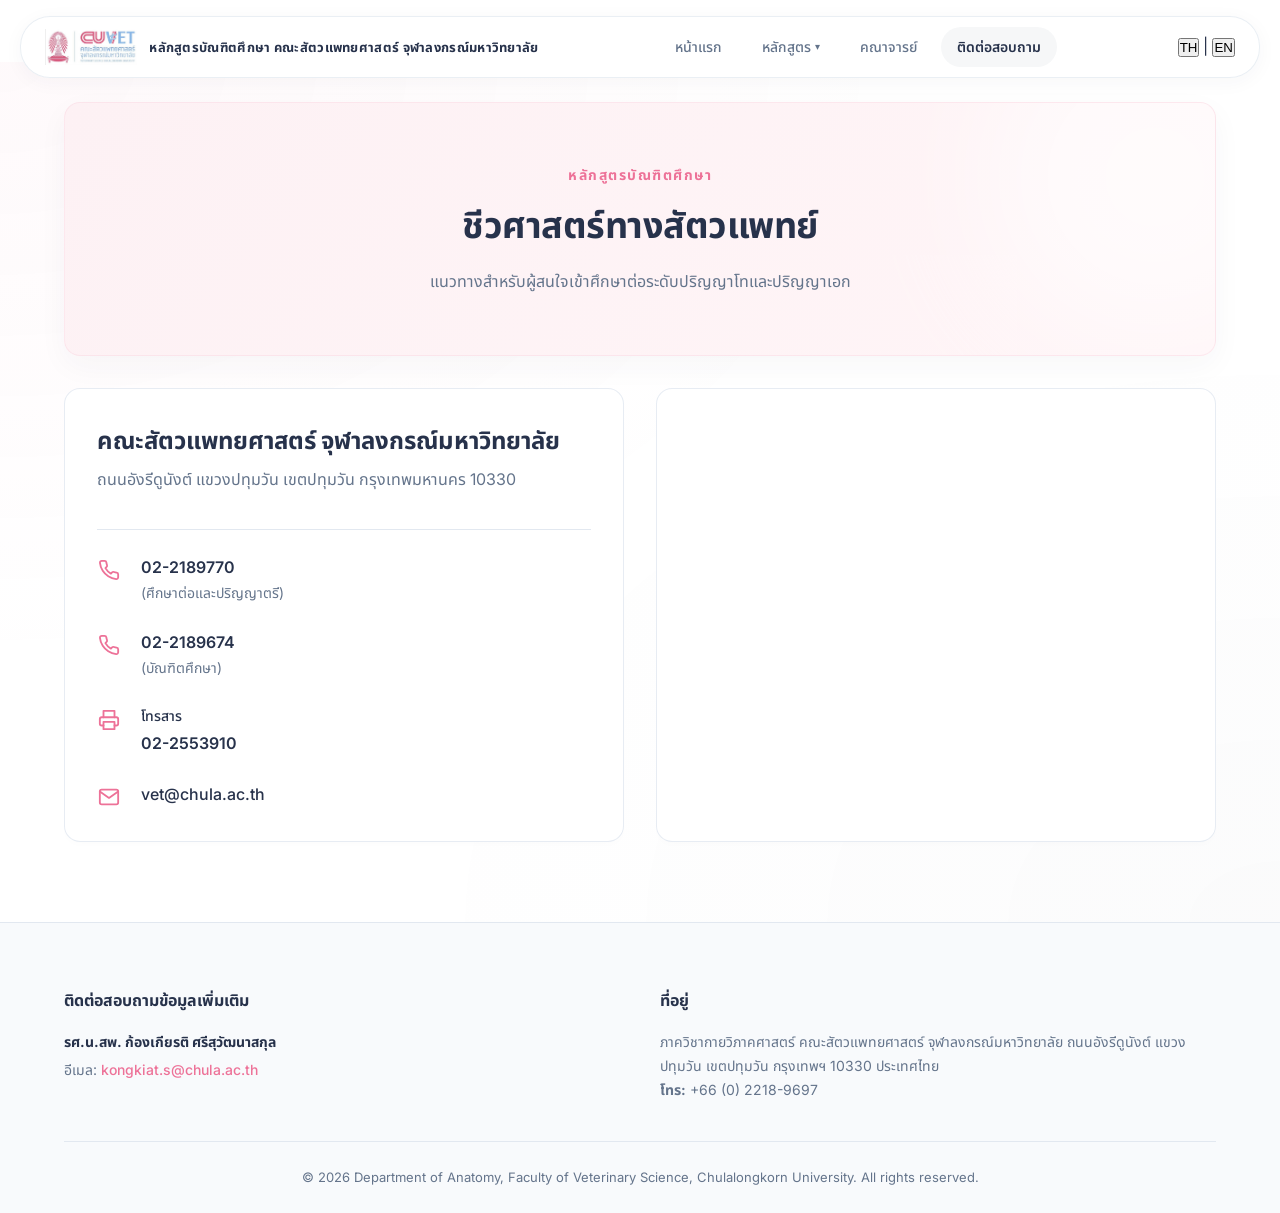
<file: contact.html>
<!DOCTYPE html>
<html lang="th">
<head>
    <meta charset="UTF-8">
    <meta name="viewport" content="width=device-width, initial-scale=1.0">
    <title>ติดต่อสอบถาม | Contact Us - Veterinary Biosciences</title>
    
    <link rel="preconnect" href="https://fonts.googleapis.com">
    <link rel="preconnect" href="https://fonts.gstatic.com" crossorigin>
    <link href="https://fonts.googleapis.com/css2?family=Inter:wght@300;400;500;600;700&family=Noto+Sans+Thai:wght@300;400;500;600;700&display=swap" rel="stylesheet">
    
    <link rel="stylesheet" href="assets/css/custom.css">
    
    <style>
        .contact-grid {
            display: grid;
            grid-template-columns: 1fr 1fr;
            gap: 32px;
            margin-top: 24px;
        }
        .contact-info-card {
            display: flex;
            flex-direction: column;
            gap: 24px;
        }
        .contact-title-main {
            font-size: 24px;
            font-weight: 700;
            color: var(--text-main);
            margin-bottom: 4px;
        }
        .contact-address-text {
            font-size: 16px;
            color: var(--text-muted);
            margin-bottom: 12px;
        }
        .contact-item-row {
            display: flex;
            align-items: flex-start;
            gap: 20px;
        }
        .contact-icon-box {
            width: 24px;
            height: 24px;
            display: flex;
            align-items: center;
            justify-content: center;
            flex-shrink: 0;
            margin-top: 4px;
        }
        .contact-icon-box svg {
            width: 22px;
            height: 22px;
            fill: none;
            stroke: var(--primary-pink);
            stroke-width: 2;
            stroke-linecap: round;
            stroke-linejoin: round;
        }
        .contact-text-group {
            display: flex;
            flex-direction: column;
        }
        .contact-text-num {
            font-size: 16px;
            font-weight: 600;
            color: var(--text-main);
        }
        .contact-text-label {
            font-size: 14px;
            color: var(--text-muted);
        }
        .contact-text-email a {
            font-size: 16px;
            color: var(--text-main);
            text-decoration: none;
            font-weight: 500;
            transition: var(--transition-smooth);
        }
        .contact-text-email a:hover {
            color: var(--primary-pink);
        }
        .map-container-box {
            padding: 0 !important;
            overflow: hidden;
            min-height: 400px;
            border-radius: var(--card-radius);
            border: 1px solid rgba(226, 232, 240, 0.8);
        }
        .map-container-box iframe {
            width: 100%;
            height: 100%;
            min-height: 400px;
            border: 0;
            display: block;
        }
        @media screen and (max-width: 768px) {
            .contact-grid {
                grid-template-columns: 1fr;
                gap: 24px;
            }
            .map-container-box {
                min-height: 320px;
            }
            .map-container-box iframe {
                min-height: 320px;
            }
        }
    </style>
</head>
<body>

    <nav class="navbar">
        <div class="nav-container">   
            <a href="index.html" class="nav-brand-group">
                <img src="assets/images/logos/cuvet.jpg" alt="Logo" class="nav-main-logo" onerror="this.src='https://placehold.co/100x40/f4f6f9/475569?text=LOGO'">
                <div id="text-top-brand" class="nav-logo-text">หลักสูตรบัณฑิตศึกษา คณะสัตวแพทยศาสตร์</div>
            </a>
            
            <ul class="nav-links">
                <li><a href="index.html" class="nav-item">หน้าแรก</a></li>
                <li class="has-bento-dropdown">
                    <a href="#" class="nav-item">หลักสูตร <span class="arrow-icon">▾</span></a>
                    <div class="bento-dropdown-matrix">
                        <div class="bento-drop-grid">
                            <a href="programs/master.html" class="drop-sub-card">
                                <span class="drop-badge">M.Sc.</span>
                                <h4>วิทยาศาสตรมหาบัณฑิต</h4>
                                <p>สาขาวิชาชีวศาสตร์ทางสัตวแพทย์ (หลักสูตร 2 ปี)</p>
                            </a>
                            <a href="programs/phd.html" class="drop-sub-card phd-theme">
                                <span class="drop-badge">Ph.D.</span>
                                <h4>วิทยาศาสตรดุษฎีบัณฑิต</h4>
                                <p>สาขาวิชาชีวศาสตร์ทางสัตวแพทย์ (หลักสูตร 3 หรือ 5 ปี)</p>
                            </a>
                        </div>
                    </div>
                </li>
                <li><a href="faculty.html" class="nav-item">ข่าวสาร</a></li>
                <li><a href="#" class="nav-item active">ติดต่อสอบถาม</a></li>
            </ul>

            <div class="lang-switcher">
                <button id="btn-th" onclick="changeLang('th')" class="active">TH</button>
                <span>|</span>
                <button id="btn-en" onclick="changeLang('en')">EN</button>
            </div>

            <button class="mobile-nav-toggle" id="mobile-toggle" aria-label="Toggle navigation">
                <span class="hamburger-bar"></span>
                <span class="hamburger-bar"></span>
                <span class="hamburger-bar"></span>
            </button>
        </div>

        <div class="mobile-menu-container" id="mobile-menu">
            <ul class="mobile-nav-links">
                <li><a href="index.html" class="mobile-nav-item">หน้าแรก</a></li>
                <li class="mobile-divider">หลักสูตรที่เปิดสอน</li>
                <li><a href="programs/master.html" class="mobile-drop-card"><span class="m-badge">M.Sc.</span> วิทยาศาสตรมหาบัณฑิต</a></li>
                <li><a href="programs/phd.html" class="mobile-drop-card m-phd-theme"><span class="m-badge">Ph.D.</span> วิทยาศาสตรดุษฎีบัณฑิต</a></li>
                <li class="mobile-divider">เมนูอื่น ๆ</li>
                <li><a href="faculty.html" class="mobile-nav-item">ข่าวสาร</a></li>
                <li><a href="#" class="mobile-nav-item">ติดต่อสอบถาม</a></li>
            </ul>
        </div>
    </nav>

    <main class="main-content">
        <div class="main-container">
            
            <div class="banner-wrapper premium-gradient-banner">
                <div class="banner-content">
                    <span id="banner-sub-text" class="banner-sub">หลักสูตรบัณฑิตศึกษา</span>
                    <h2 id="banner-main-text" class="banner-main">ชีวศาสตร์ทางสัตวแพทย์</h2>
                    <p id="banner-desc-text" class="banner-text-desc">แนวทางสำหรับผู้สนใจเข้าศึกษาต่อระดับปริญญาโทและปริญญาเอก</p>
                </div>
            </div>


            <div class="contact-grid">
                
                <div class="bento-card contact-info-card">
                    <div>
                        <h1 id="c-title" class="contact-title-main">คณะสัตวแพทยศาสตร์ จุฬาลงกรณ์มหาวิทยาลัย</h1>
                        <p id="c-address" class="contact-address-text">ถนนอังรีดูนังต์ แขวงปทุมวัน เขตปทุมวัน กรุงเทพมหานคร 10330</p>
                    </div>

                    <hr class="divider" style="margin: 0;">

                    <div class="contact-item-row">
                        <div class="contact-icon-box">
                            <svg viewBox="0 0 24 24"><path d="M22 16.92v3a2 2 0 0 1-2.18 2 19.79 19.79 0 0 1-8.63-3.07 19.5 19.5 0 0 1-6-6 19.79 19.79 0 0 1-3.07-8.67A2 2 0 0 1 4.11 2h3a2 2 0 0 1 2 1.72 12.84 12.84 0 0 0 .7 2.81 2 2 0 0 1-.45 2.11L8.09 9.91a16 16 0 0 0 6 6l1.27-1.27a2 2 0 0 1 2.11-.45 12.84 12.84 0 0 0 2.81.7A2 2 0 0 1 22 16.92z"></path></svg>
                        </div>
                        <div class="contact-text-group">
                            <span class="contact-text-num">02-2189770</span>
                            <span id="c-lbl-ug" class="contact-text-label">(ศึกษาต่อและปริญญาตรี)</span>
                        </div>
                    </div>

                    <div class="contact-item-row">
                        <div class="contact-icon-box">
                            <svg viewBox="0 0 24 24"><path d="M22 16.92v3a2 2 0 0 1-2.18 2 19.79 19.79 0 0 1-8.63-3.07 19.5 19.5 0 0 1-6-6 19.79 19.79 0 0 1-3.07-8.67A2 2 0 0 1 4.11 2h3a2 2 0 0 1 2 1.72 12.84 12.84 0 0 0 .7 2.81 2 2 0 0 1-.45 2.11L8.09 9.91a16 16 0 0 0 6 6l1.27-1.27a2 2 0 0 1 2.11-.45 12.84 12.84 0 0 0 2.81.7A2 2 0 0 1 22 16.92z"></path></svg>
                        </div>
                        <div class="contact-text-group">
                            <span class="contact-text-num">02-2189674</span>
                            <span id="c-lbl-grad" class="contact-text-label">(บัณฑิตศึกษา)</span>
                        </div>
                    </div>

                    <div class="contact-item-row">
                        <div class="contact-icon-box">
                            <svg viewBox="0 0 24 24"><polyline points="6 9 6 2 18 2 18 9"></polyline><path d="M6 18H4a2 2 0 0 1-2-2v-5a2 2 0 0 1 2-2h16a2 2 0 0 1 2 2v5a2 2 0 0 1-2 2h-2"></path><rect x="6" y="14" width="12" height="8"></rect></svg>
                        </div>
                        <div class="contact-text-group">
                            <span id="c-lbl-fax" class="contact-text-label" style="font-weight: 500; color: var(--text-main); margin-bottom: 2px;">โทรสาร</span>
                            <span class="contact-text-num">02-2553910</span>
                        </div>
                    </div>

                    <div class="contact-item-row">
                        <div class="contact-icon-box">
                            <svg viewBox="0 0 24 24"><path d="M4 4h16c1.1 0 2 .9 2 2v12c0 1.1-.9 2-2 2H4c-1.1 0-2-.9-2-2V6c0-1.1.9-2 2-2z"></path><polyline points="22,6 12,13 2,6"></polyline></svg>
                        </div>
                        <div class="contact-text-group contact-text-email">
                            <a href="mailto:vet@chula.ac.th">vet@chula.ac.th</a>
                        </div>
                    </div>
                </div>

                <div class="bento-card map-container-box">
                    <iframe 
                        src="https://www.google.com/maps/embed?pb=!1m18!1m12!1m3!1d3875.603615714177!2d100.53356389999999!3d13.742431799999999!2m3!1f0!2f0!3f0!3m2!1i1024!2i768!4f13.1!3m3!1m2!1s0x30e29ed3b742bd4b%3A0xda150f2e84e485e3!2z4Lit4Liy4LiE4Liy4LijIDYwIOC4m-C4tSDguKrguLHguJXguKfguYHguJ7guJfguKLguKjguLLguKrguJXguKPguYwg4LiE4LiT4Liw4Liq4Lix4LiV4Lin4LmB4Lie4LiX4Lii4Lio4Liy4Liq4LiV4Lij4LmMIOC4iOC4uOC4rOC4suC4rw!5e0!3m2!1sth!2ssg!4v1782972053102!5m2!1sth!2ssg" width="600" height="450" style="border:0;" allowfullscreen="" loading="lazy" referrerpolicy="strict-origin-when-cross-origin"
                        allowfullscreen="" 
                        loading="lazy" 
                        referrerpolicy="no-referrer-when-downgrade">
                    </iframe>
                </div>

            </div>
        </div>
    </main>

    <footer class="footer">
        <div class="footer-container">
            <div class="footer-grid">
                <div class="footer-col">
                    <h3 id="foot-head-contact">ติดต่อสอบถามข้อมูลเพิ่มเติม</h3>
                    <p id="foot-val-contact-name" class="contact-name"><strong>รศ.น.สพ. ก้องเกียรติ ศรีสุวัฒนาสกุล</strong></p>
                    <p><span id="foot-lbl-email" class="label-muted">อีเมล:</span> <a href="mailto:kongkiat.s@chula.ac.th">kongkiat.s@chula.ac.th</a></p>
                </div>
                <div class="footer-col">
                    <h3 id="foot-head-address">ที่อยู่</h3>
                    <p id="foot-val-address">ภาควิชากายวิภาคศาสตร์ คณะสัตวแพทยศาสตร์ จุฬาลงกรณ์มหาวิทยาลัย ถนนอังรีดูนังต์ แขวงปทุมวัน เขตปทุมวัน กรุงเทพฯ 10330 ประเทศไทย</p>
                    <p><strong id="foot-lbl-tel">โทร:</strong> <span>+66 (0) 2218-9697</span></p>
                </div>
            </div>
            <div class="footer-bottom">
                <p>&copy; 2026 Department of Anatomy, Faculty of Veterinary Science, Chulalongkorn University. All rights reserved.</p>
            </div>
        </div>
    </footer>

    <script src="assets/js/lang-engine.js"></script>
    <button id="backToTopBtn" title="Go to top" aria-label="Back to top">
        <svg width="24" height="24" viewBox="0 0 24 24" fill="none" stroke="currentColor" stroke-width="2.5" stroke-linecap="round" stroke-linejoin="round">
            <polyline points="18 15 12 9 6 15"></polyline>
        </svg>
    </button>

    <script src="assets/js/faculty-data.js"></script>
    <script src="assets/js/lang-engine.js"></script>
</body>
</html>
</file>
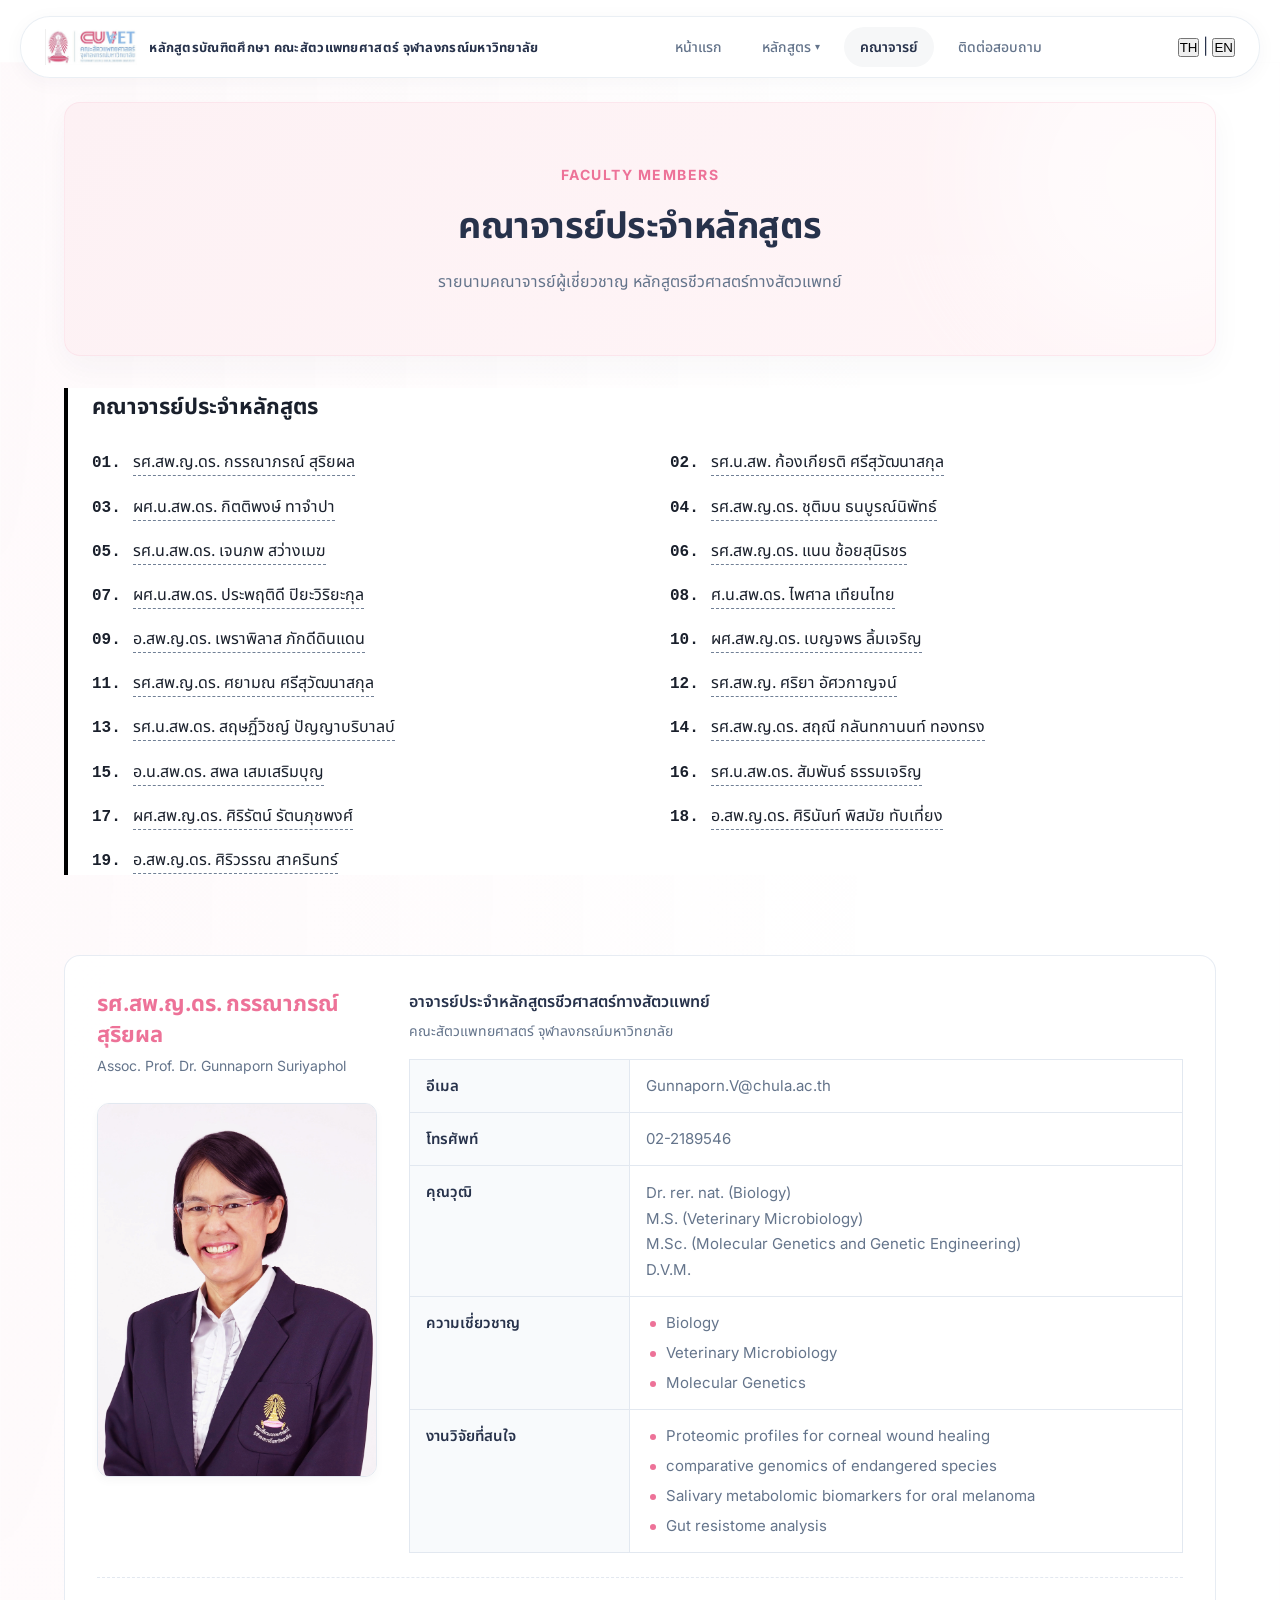
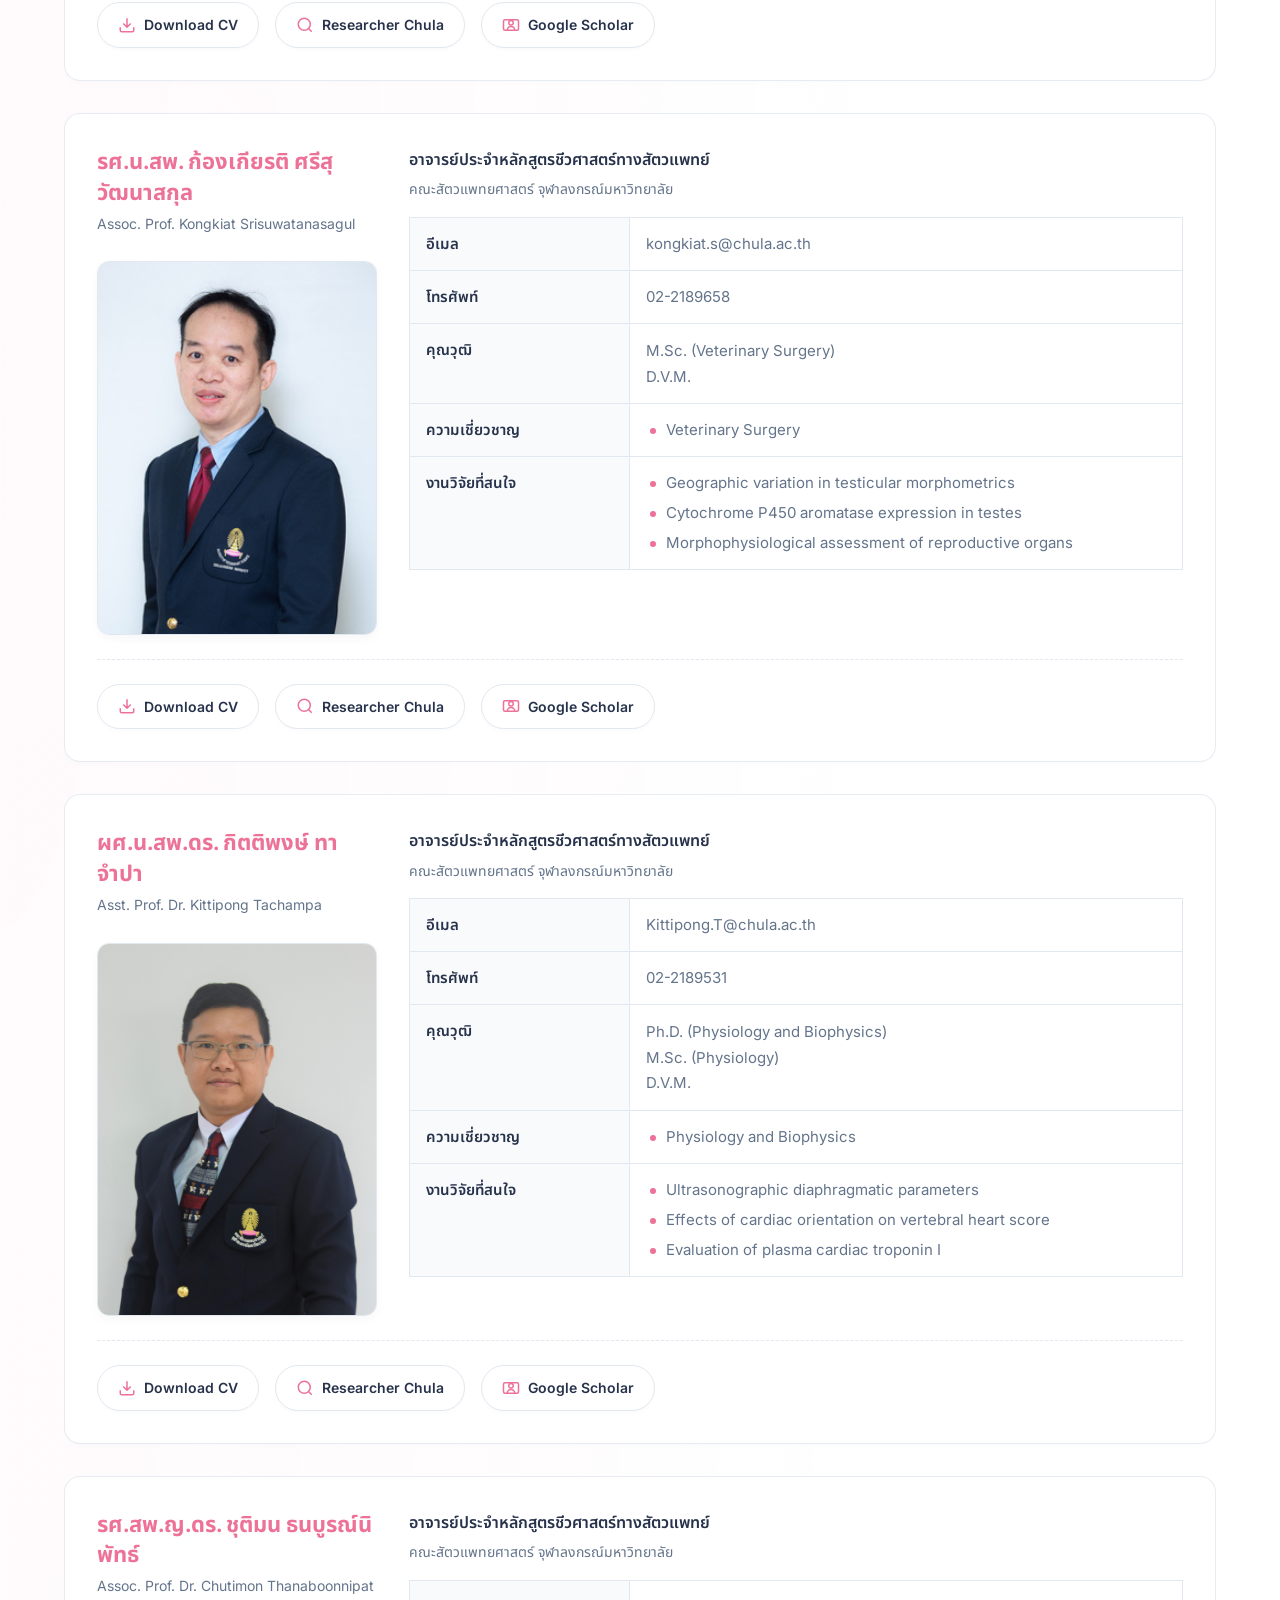
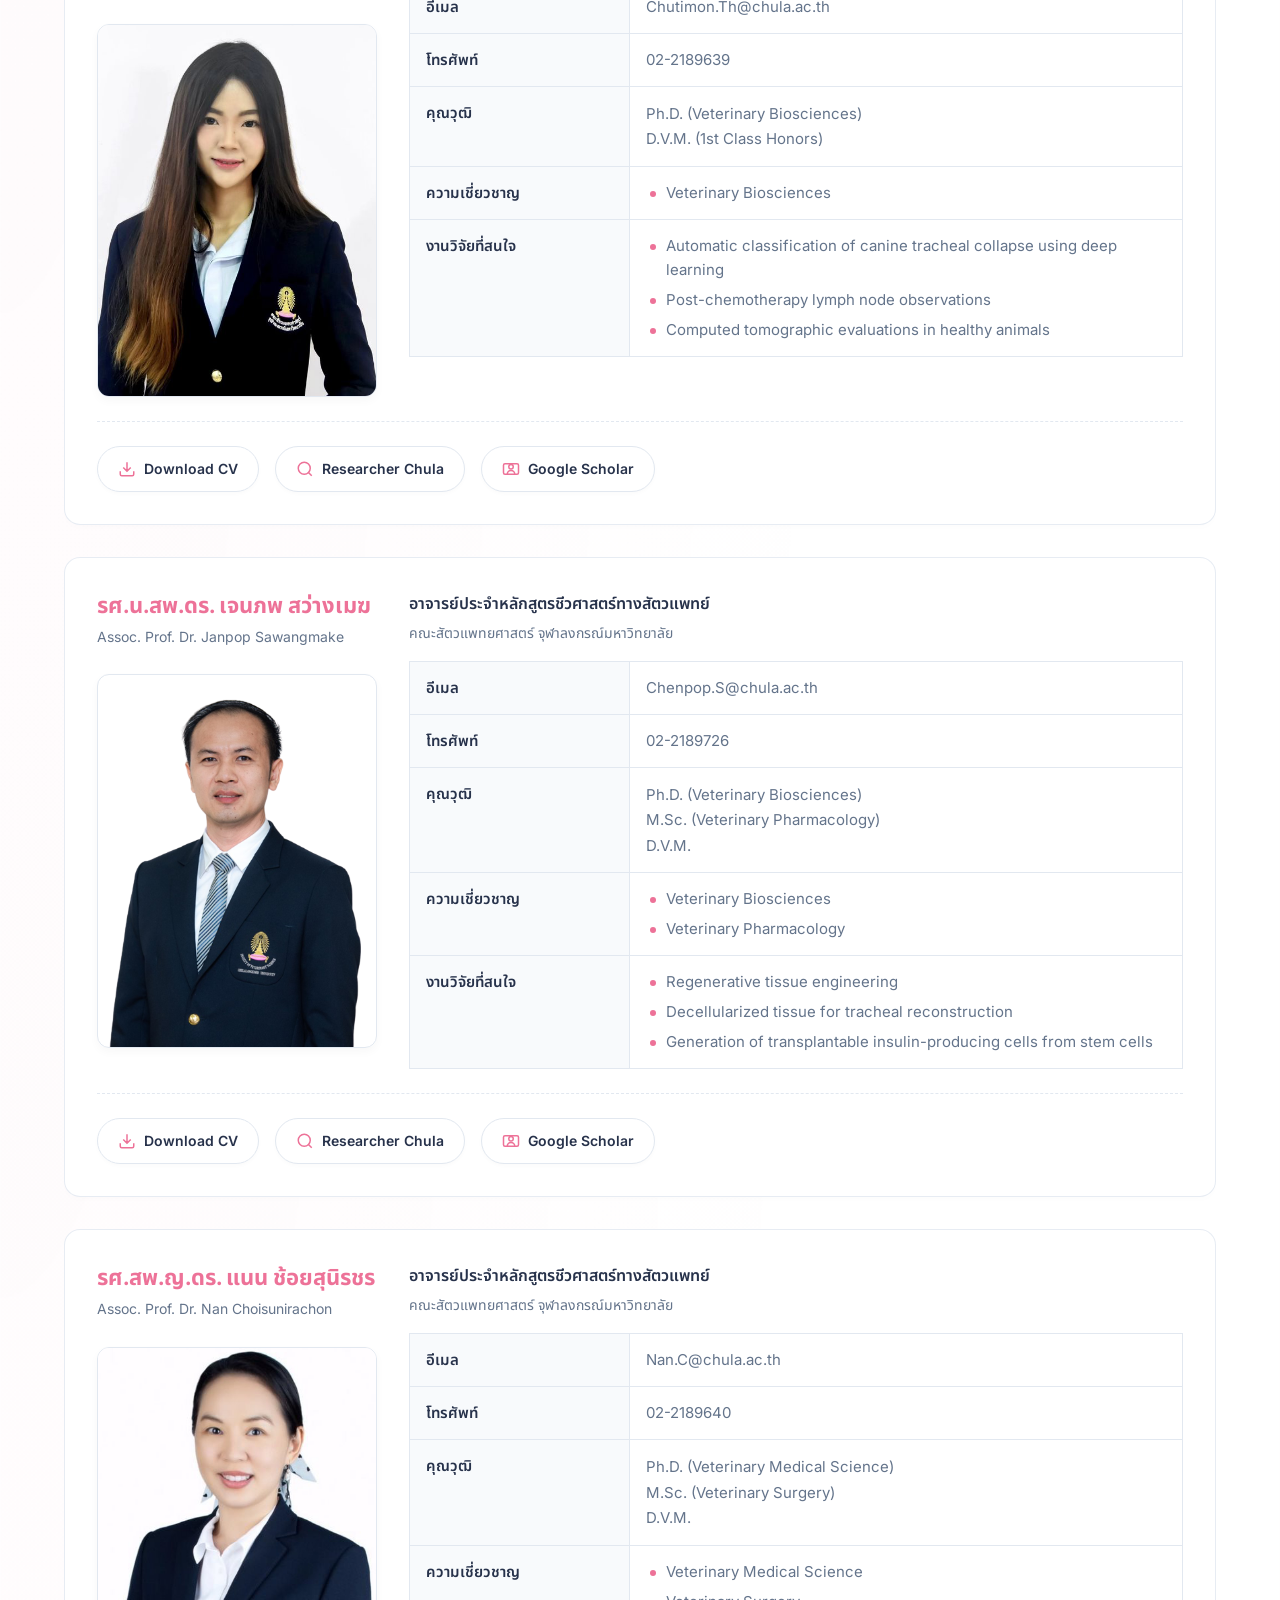
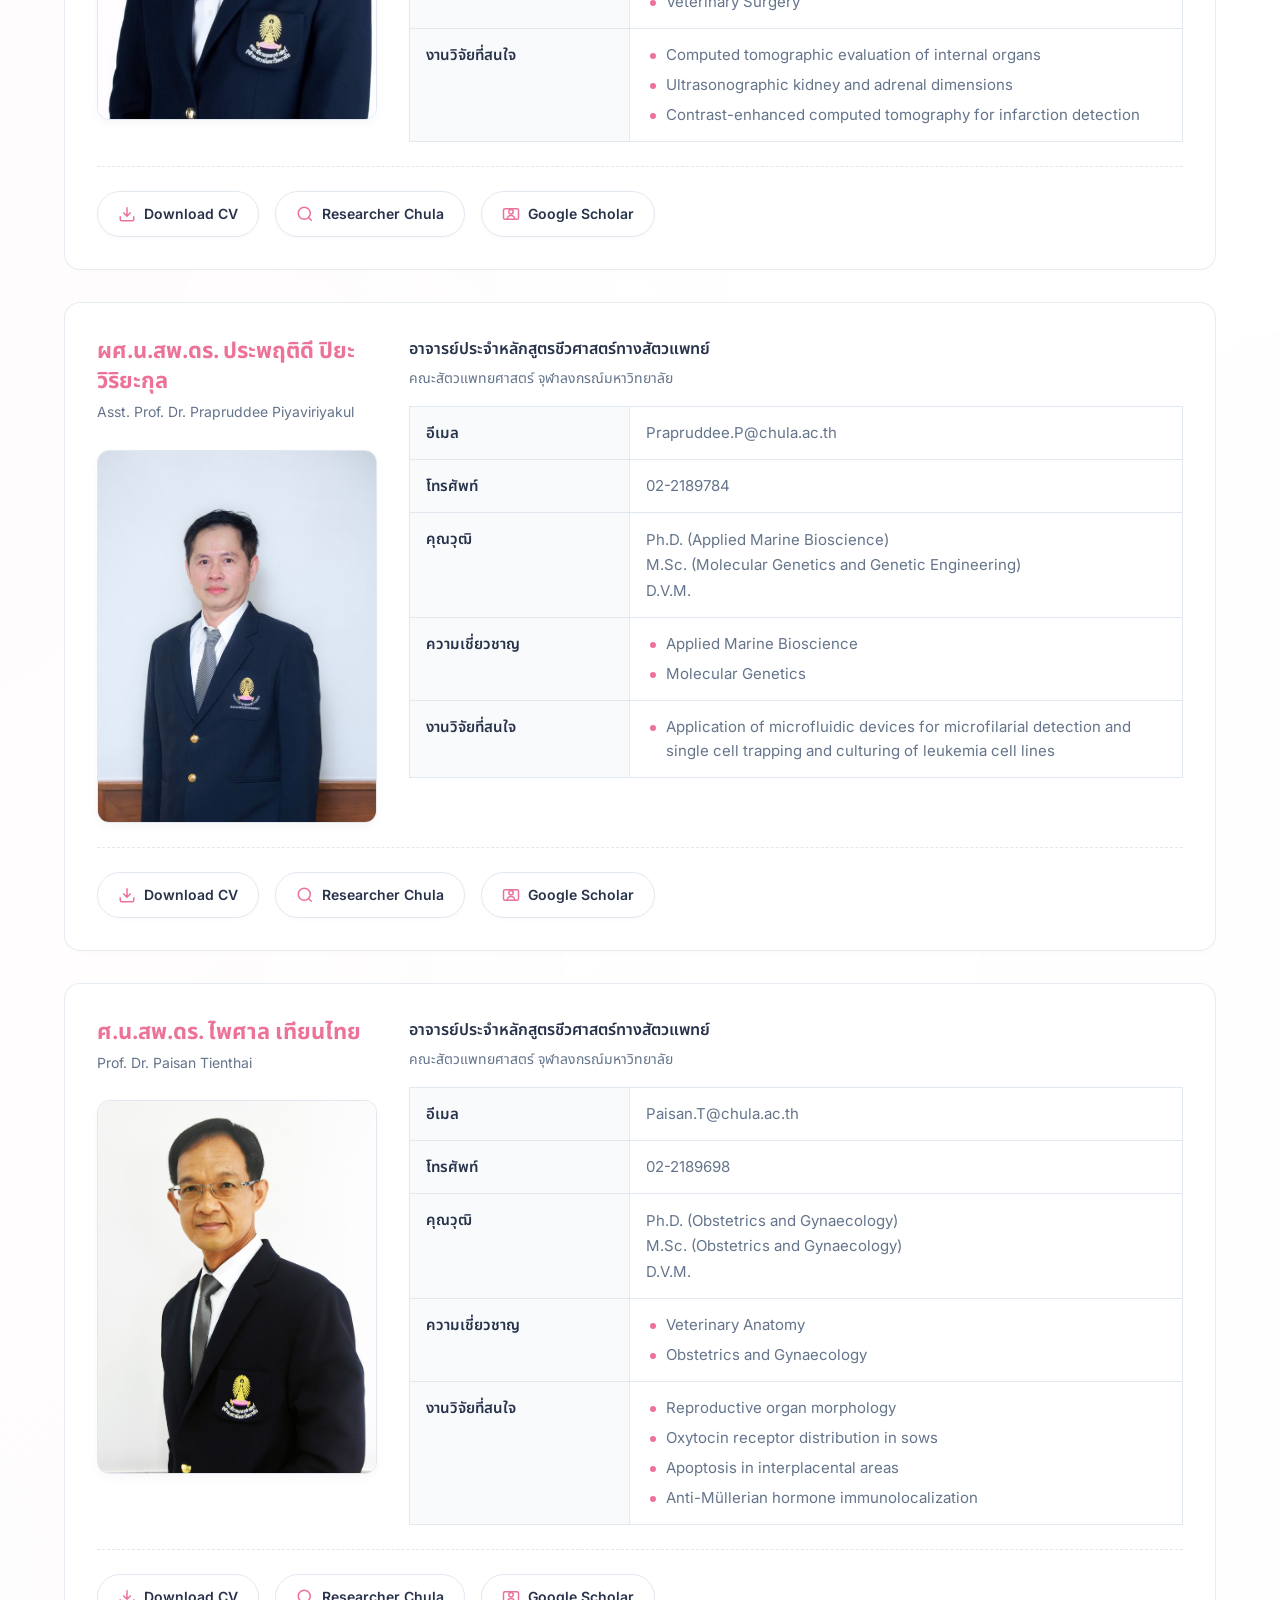
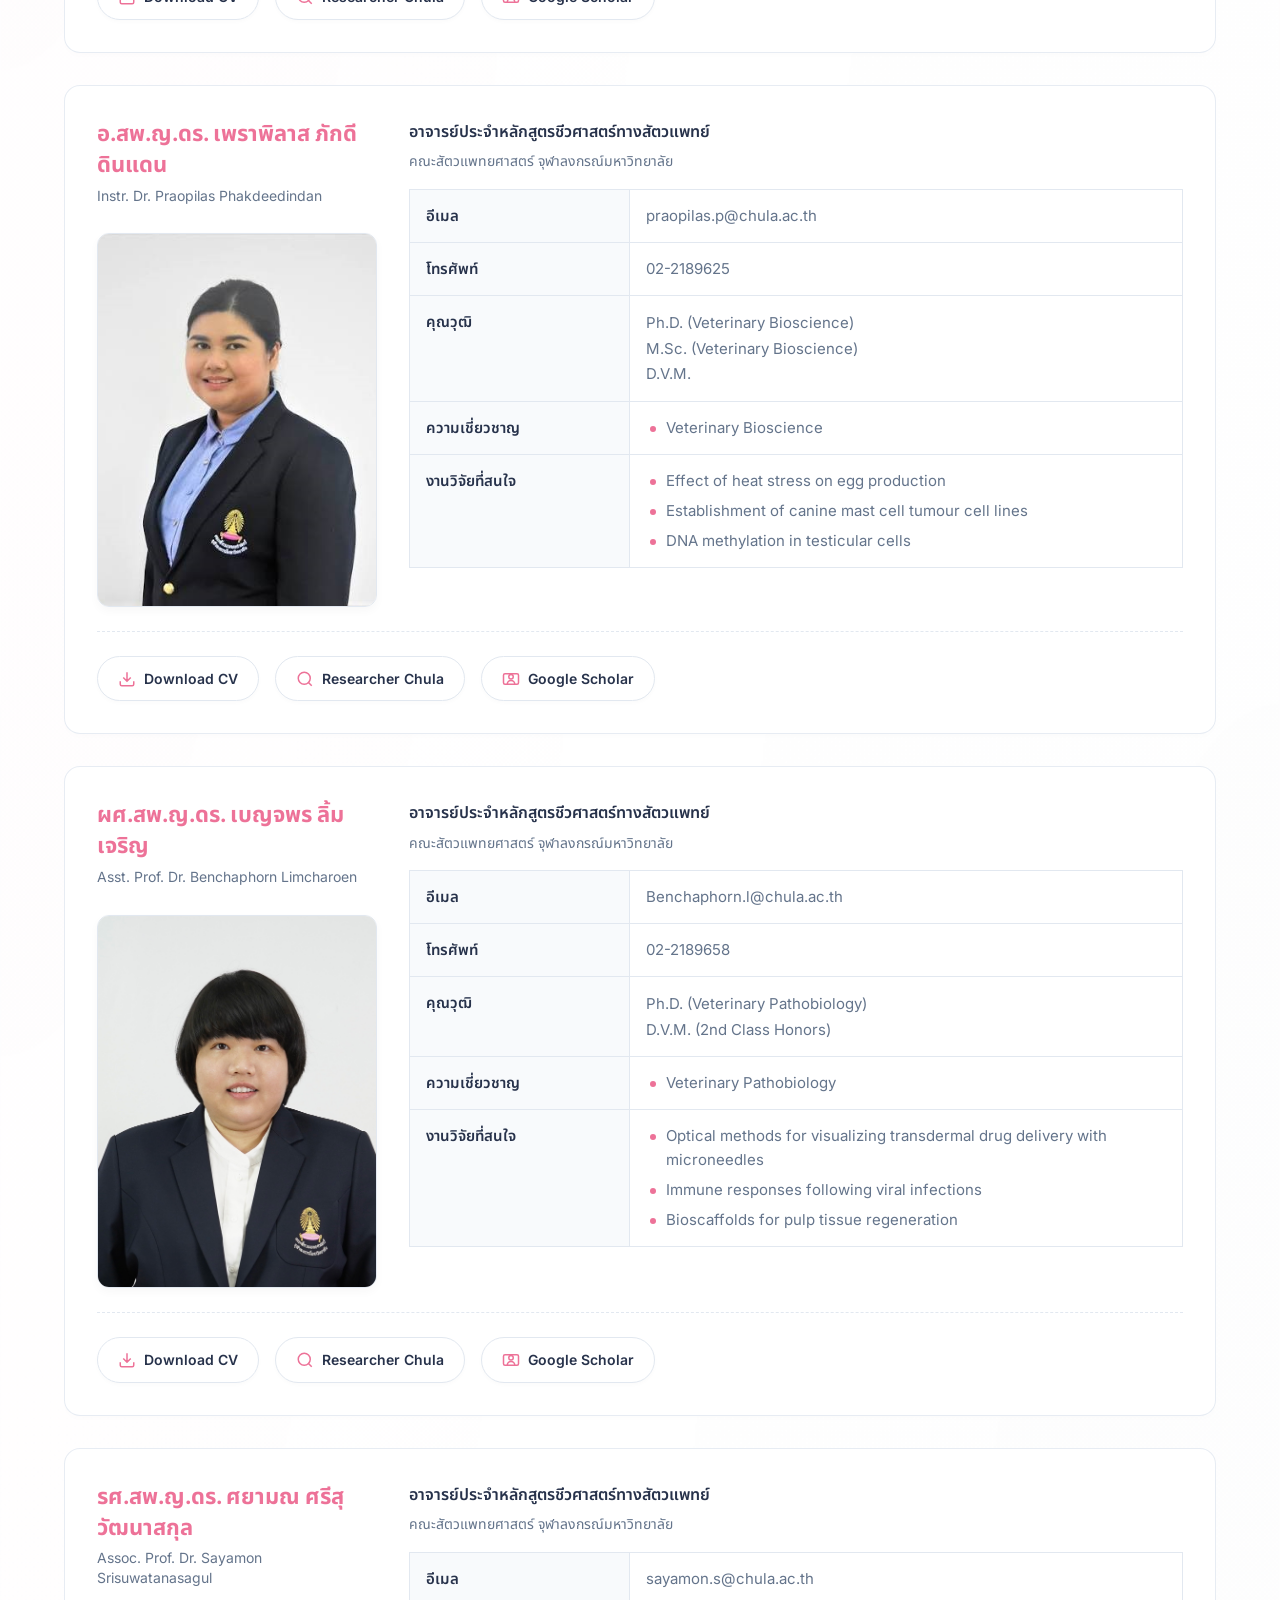
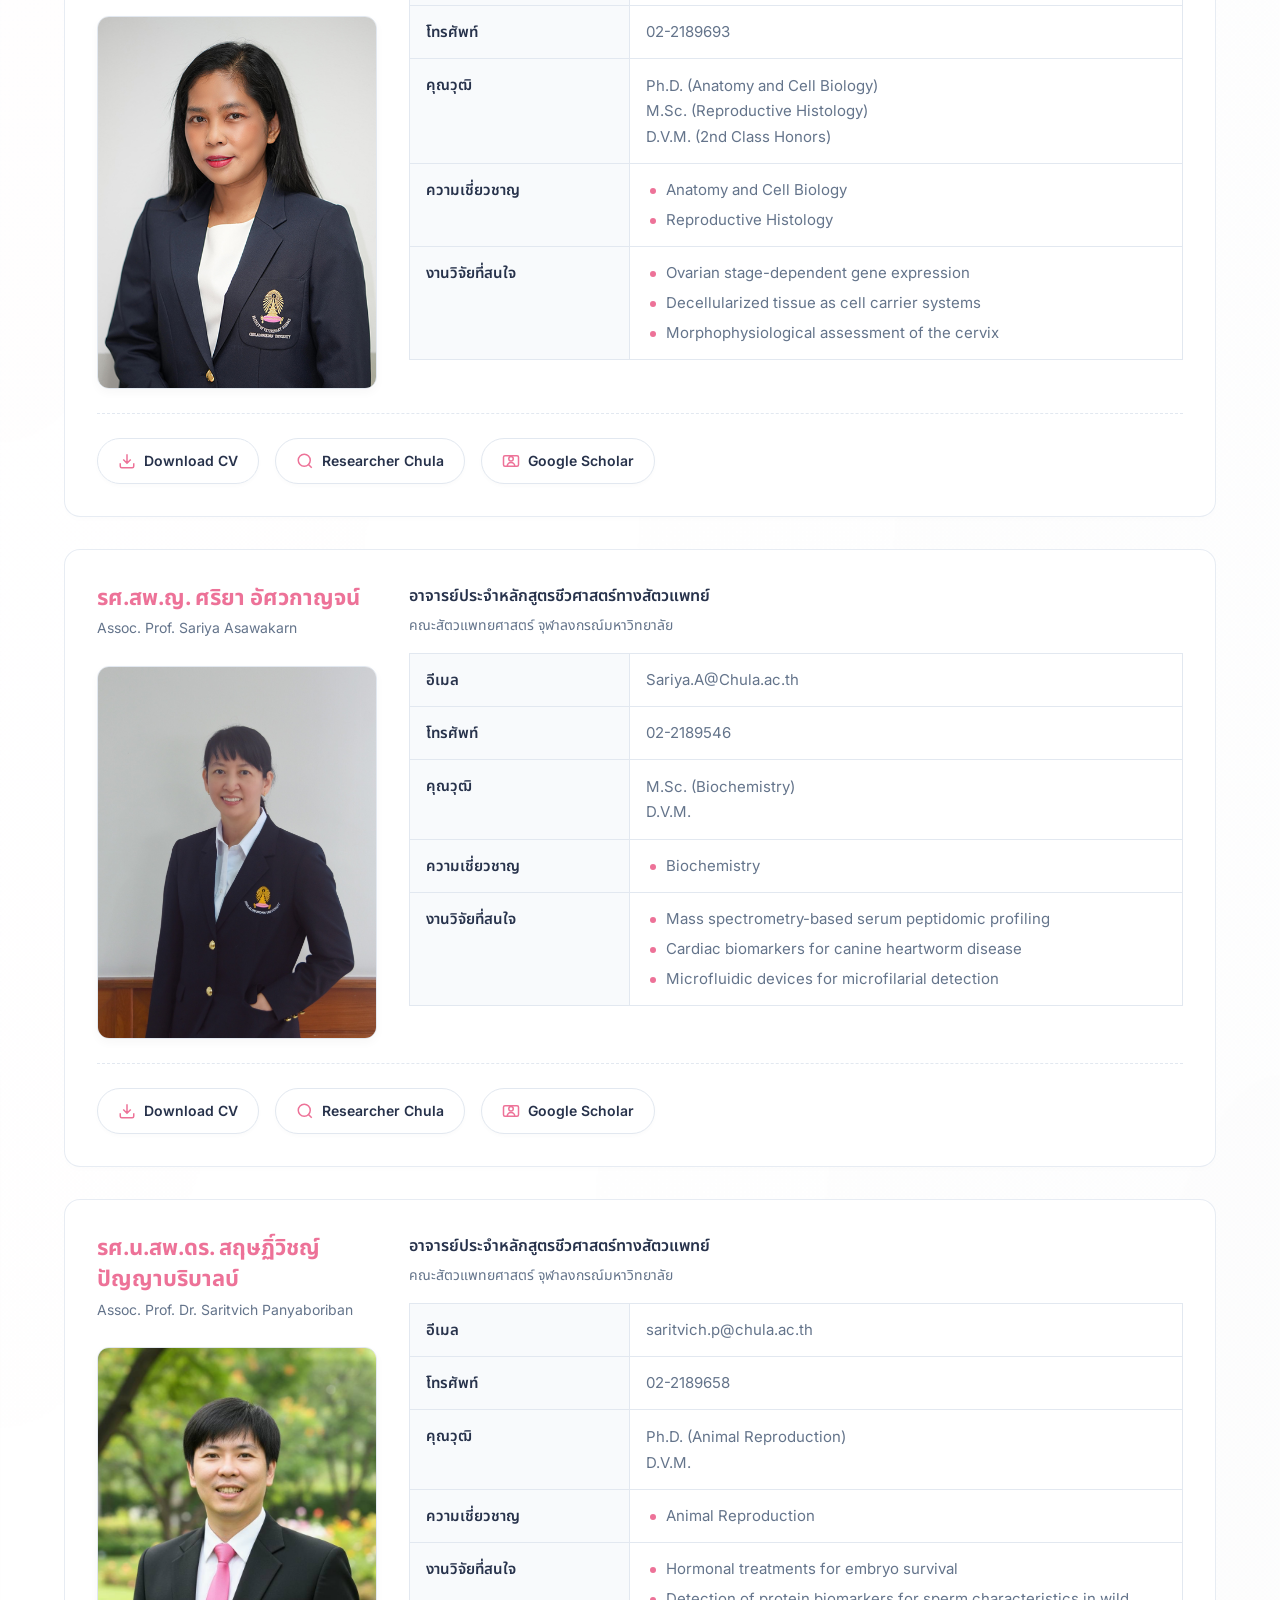
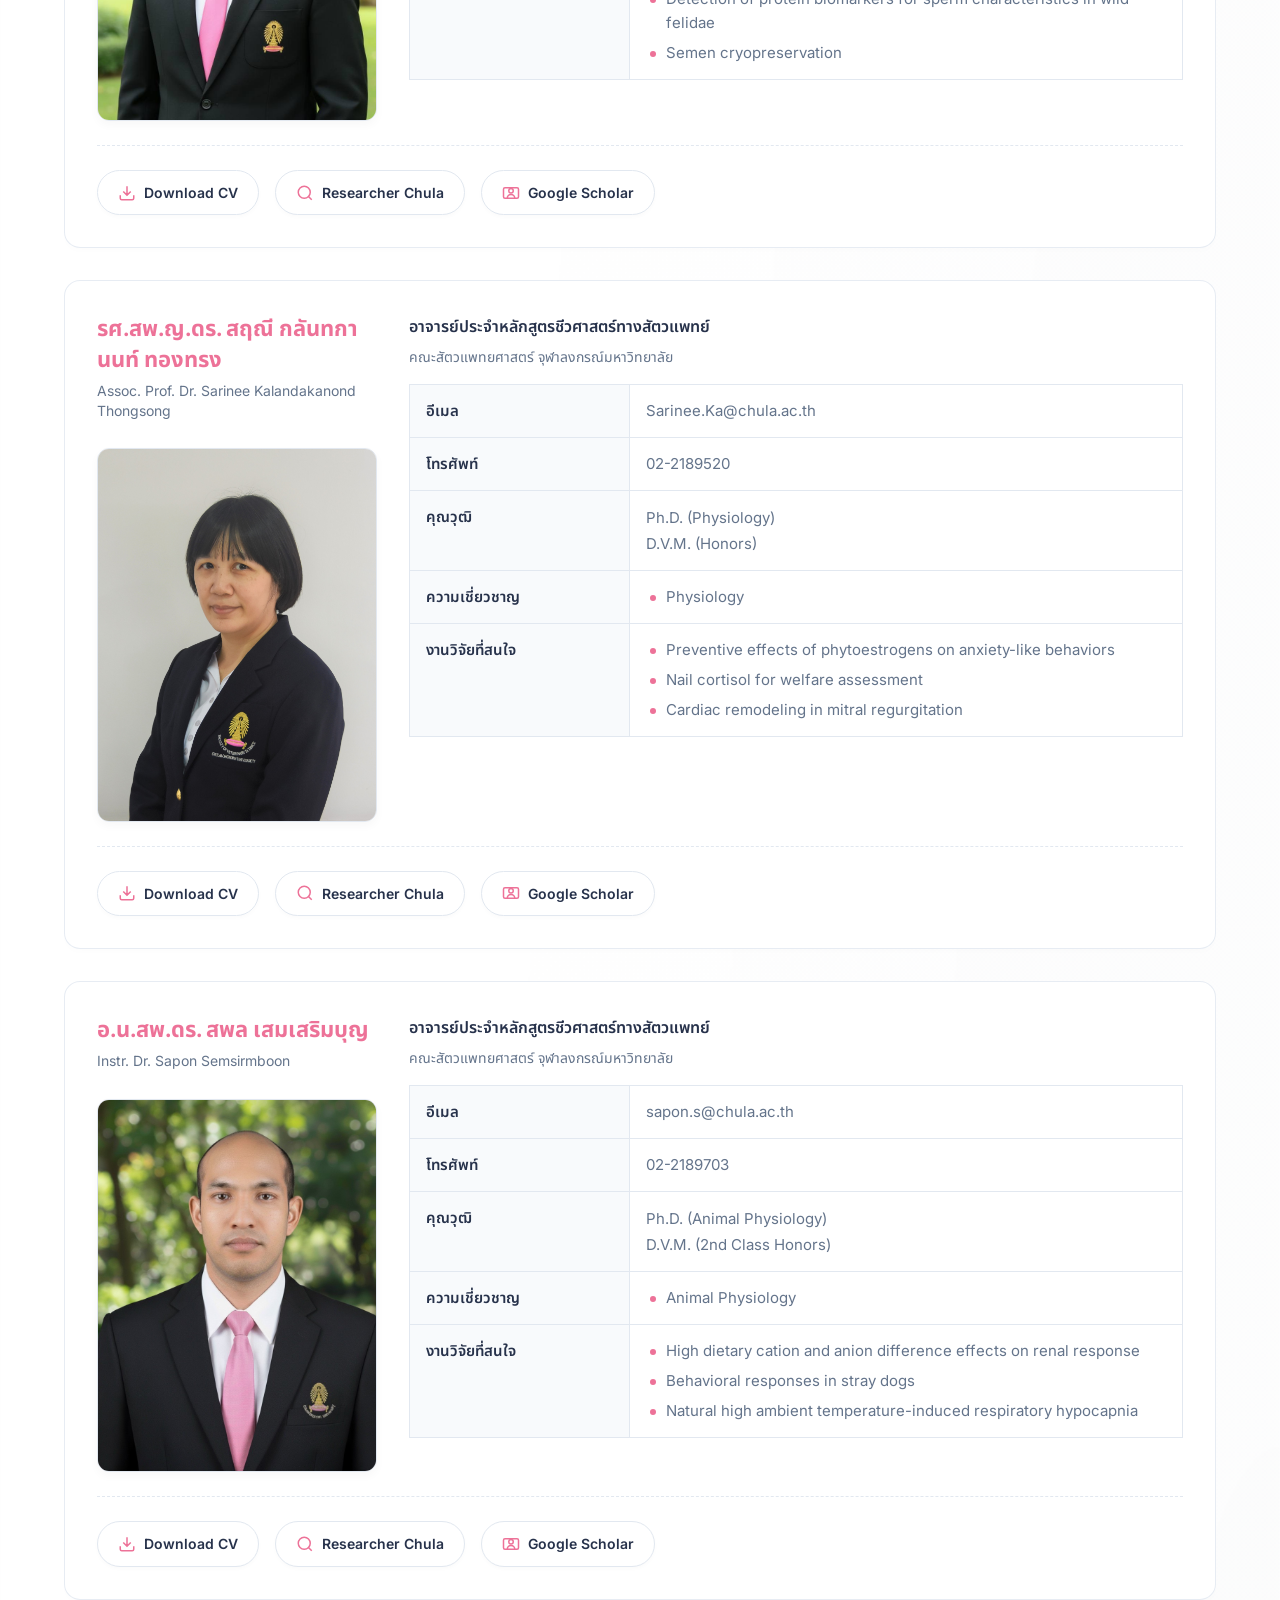
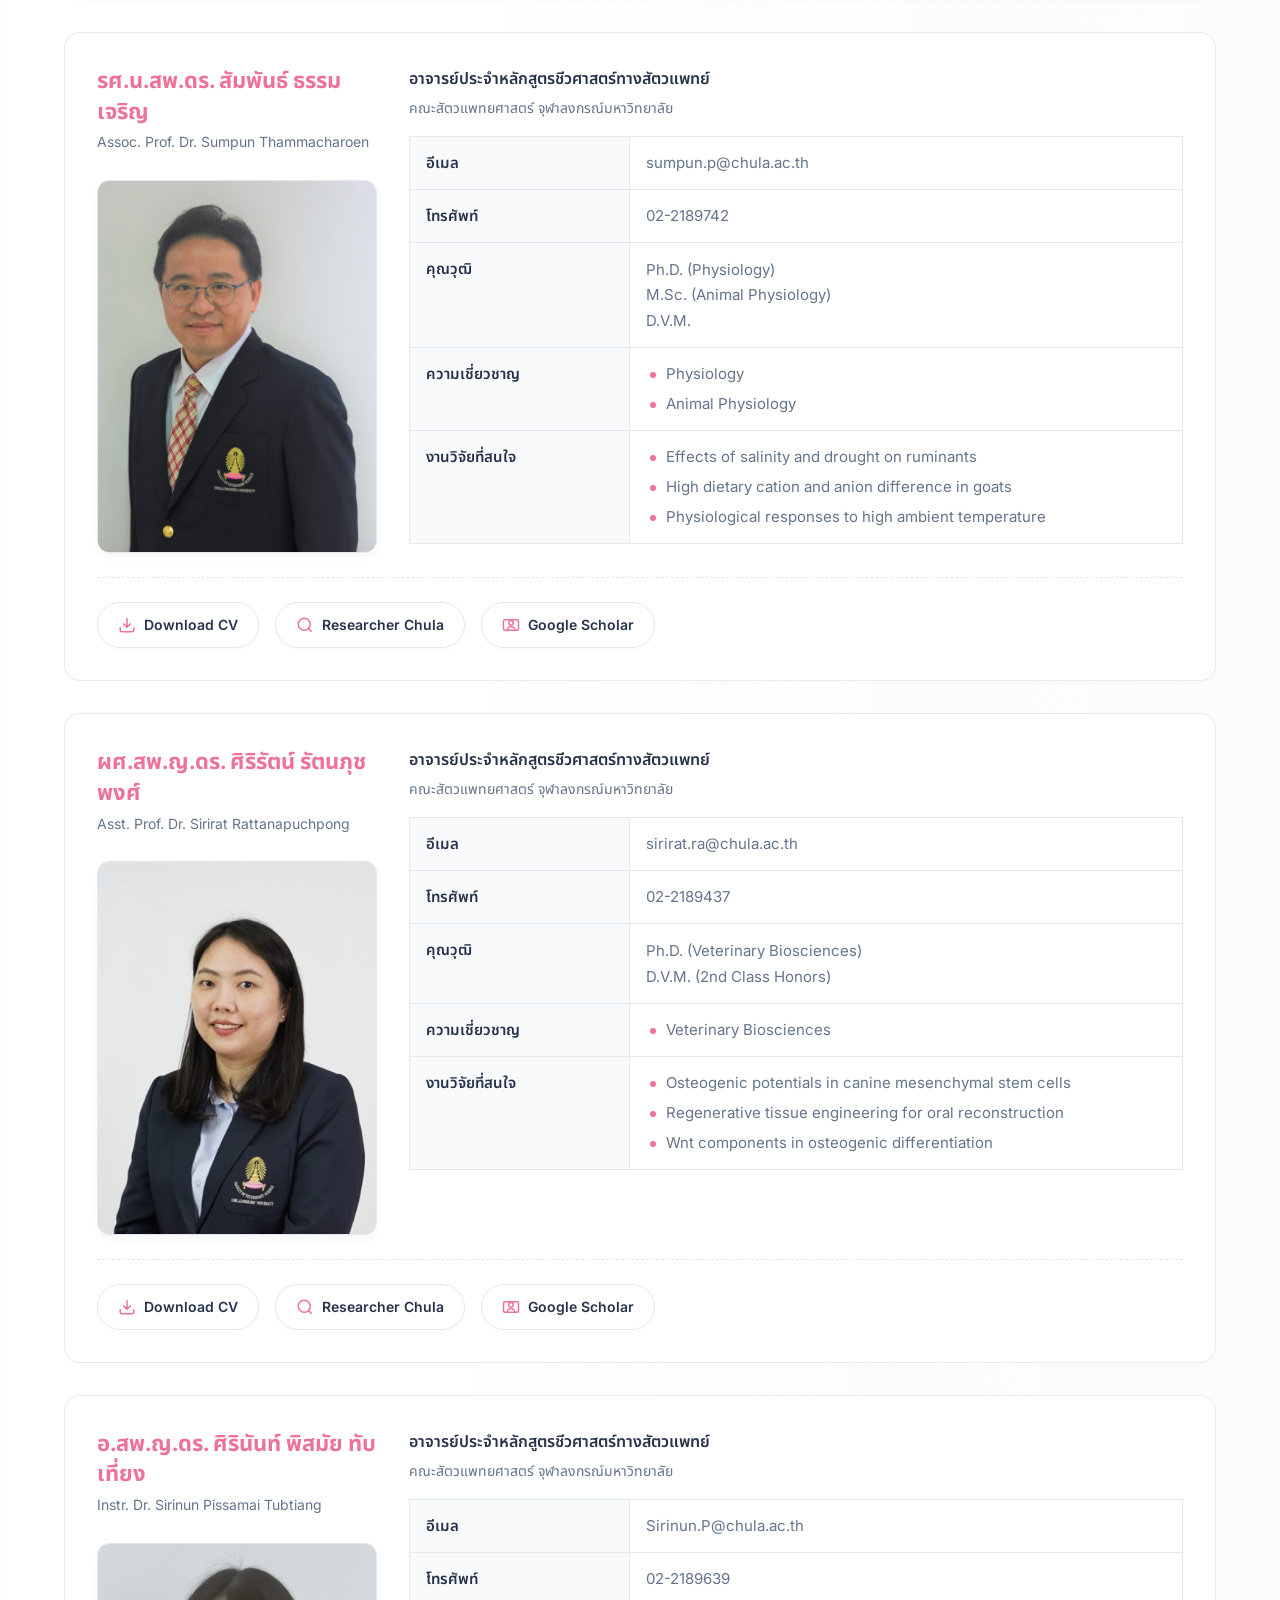
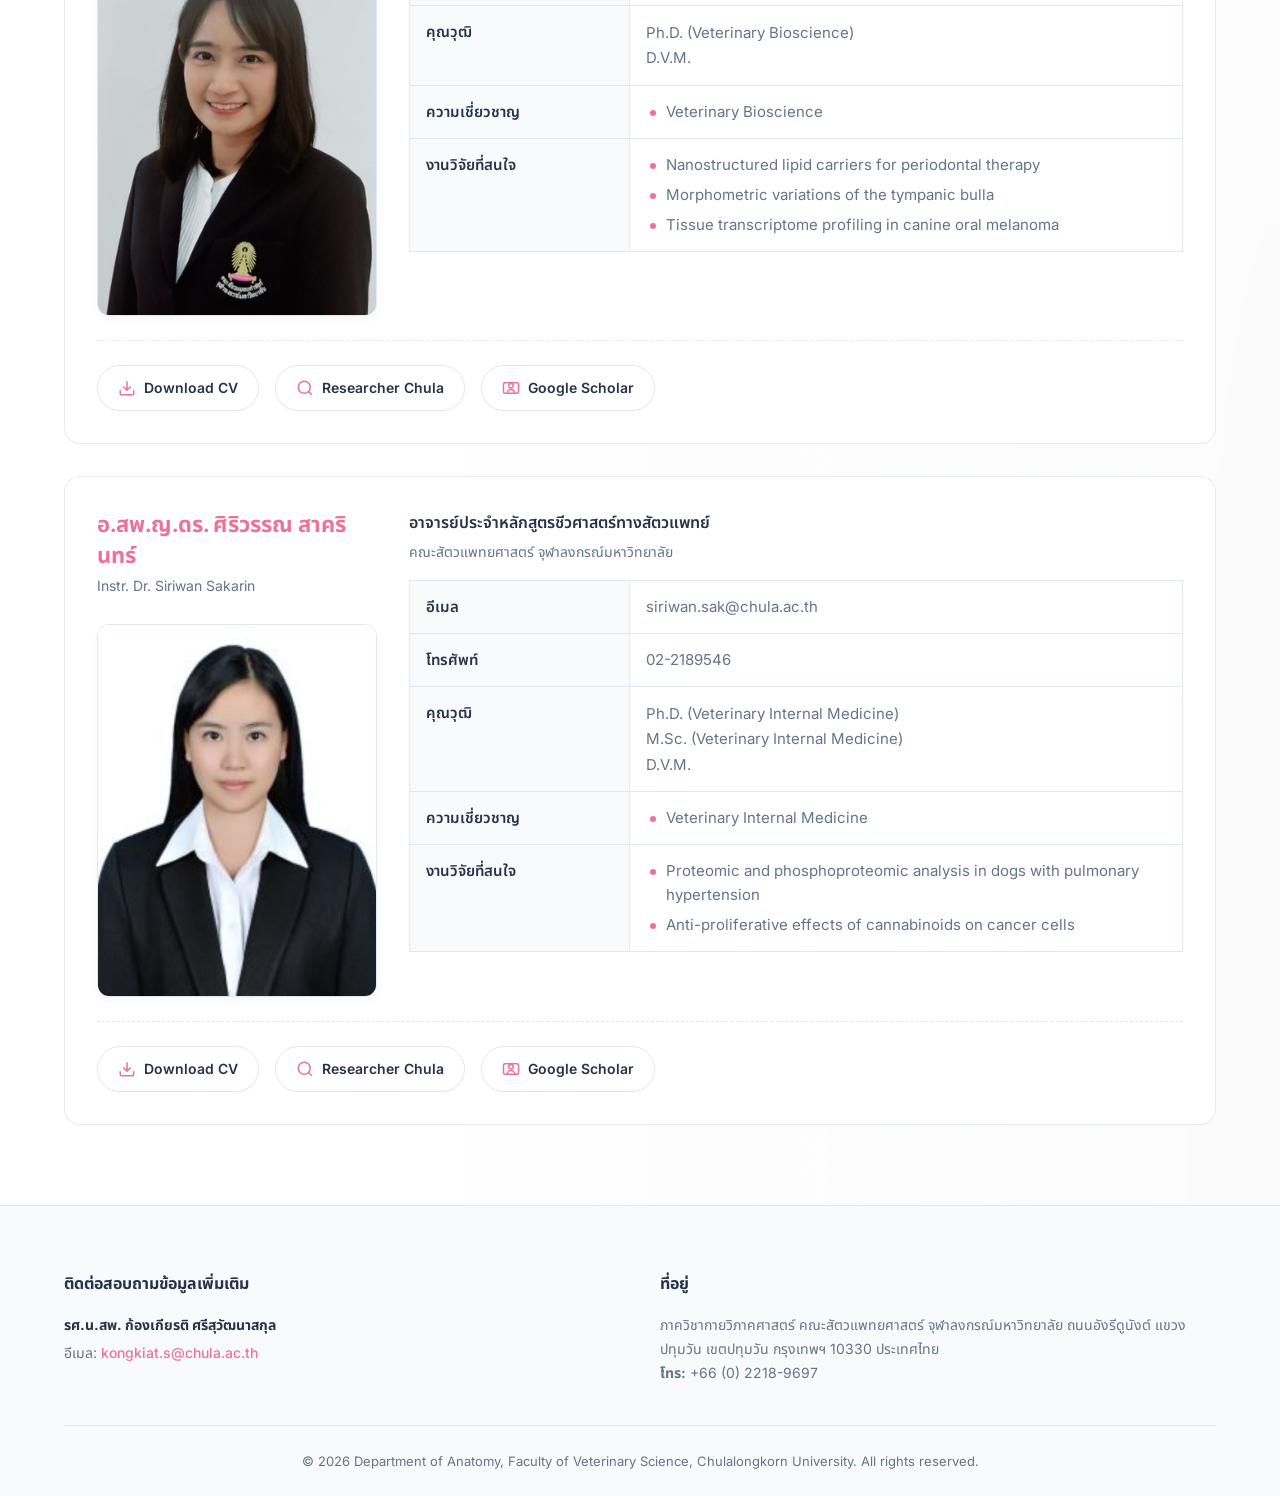
<file: faculty.html>
<!DOCTYPE html>
<html lang="th">
<head>
    <meta charset="UTF-8">
    <meta name="viewport" content="width=device-width, initial-scale=1.0">
    <title>คณาจารย์ | Faculty - Veterinary Biosciences</title>
    
    <link rel="preconnect" href="https://fonts.googleapis.com">
    <link rel="preconnect" href="https://fonts.gstatic.com" crossorigin>
    <link href="https://fonts.googleapis.com/css2?family=Inter:wght@300;400;500;600;700&family=Noto+Sans+Thai:wght@300;400;500;600;700&display=swap" rel="stylesheet">
    <link rel="stylesheet" href="assets/css/custom.css">
    <style>
        .faculty-name-sub {
            font-size: 14px;
            color: var(--text-muted);
            margin-bottom: 12px;
            line-height: 1.4;
        }
        .faculty-role {
            font-size: 16px;
            font-weight: 600;
            color: var(--text-main);
            margin-bottom: 4px;
        }
        .faculty-role-sub {
            font-size: 14px;
            color: var(--text-muted);
            margin-bottom: 16px;
        }
        html {
            scroll-behavior: smooth;
        }
        .toc-container {
            margin-bottom: 48px;
            padding-left: 24px;
            border-left: 4px solid #000000;
            background-color: var(--bg-main);
        }
        .toc-title {
            font-size: 22px;
            font-weight: 700;
            color: #1a202c;
            margin-bottom: 24px;
        }
        .toc-grid {
            display: grid;
            grid-template-columns: repeat(2, 1fr);
            gap: 16px 32px;
        }
        @media screen and (max-width: 768px) {
            .toc-grid {
                grid-template-columns: 1fr;
            }
        }
        .toc-list-item {
            list-style: none;
            font-size: 16px;
            display: flex;
            align-items: baseline;
            gap: 12px;
        }
        .toc-num {
            font-family: 'Courier New', Courier, monospace;
            font-size: 16px;
            color: #1a202c;
            font-weight: 600;
        }
        .toc-link {
            color: #1a202c;
            text-decoration: none;
            border-bottom: 1px dashed #718096;
            padding-bottom: 2px;
            transition: var(--transition-smooth);
            line-height: 1.5;
        }
        .toc-link:hover {
            color: var(--primary-pink);
            border-bottom-color: var(--primary-pink);
        }
        .scroll-mt {
            scroll-margin-top: 100px;
        }
    </style>
</head>

<body class="lang-th">

    <nav class="navbar">
        <div class="nav-container">
            <a href="index.html" class="nav-brand-group">
                <img src="assets/images/logos/cuvet.jpg" alt="Logo" class="nav-main-logo" onerror="this.src='https://placehold.co/100x40/f4f6f9/475569?text=LOGO'">
                <div id="text-top-brand" class="nav-logo-text">หลักสูตรบัณฑิตศึกษา คณะสัตวแพทยศาสตร์</div>
            </a>
            
            <ul class="nav-links">
                <li><a href="index.html" class="nav-item">หน้าแรก</a></li>
                <li class="has-bento-dropdown">
                    <a href="#" class="nav-item">หลักสูตร <span class="arrow-icon">▾</span></a>
                    <div class="bento-dropdown-matrix">
                        <div class="bento-drop-grid">
                            <a href="programs/master.html" class="drop-sub-card">
                                <span class="drop-badge">M.Sc.</span>
                                <h4>วิทยาศาสตรมหาบัณฑิต</h4>
                                <p>สาขาวิชาชีวศาสตร์ทางสัตวแพทย์ (หลักสูตร 2 ปี)</p>
                            </a>
                            <a href="programs/phd.html" class="drop-sub-card phd-theme">
                                <span class="drop-badge">Ph.D.</span>
                                <h4>วิทยาศาสตรดุษฎีบัณฑิต</h4>
                                <p>สาขาวิชาชีวศาสตร์ทางสัตวแพทย์ (หลักสูตร 3 หรือ 5 ปี)</p>
                            </a>
                        </div>
                    </div>
                </li>
                <li><a href="#" class="nav-item active">คณาจารย์</a></li>
                <li><a href="contact.html" class="nav-item">ติดต่อสอบถาม</a></li>
            </ul>

            <div class="lang-switcher">
                <button id="btn-th" onclick="changeLang('th')" class="active">TH</button>
                <span>|</span>
                <button id="btn-en" onclick="changeLang('en')">EN</button>
            </div>

            <button class="mobile-nav-toggle" id="mobile-toggle" aria-label="Toggle navigation">
                <span class="hamburger-bar"></span>
                <span class="hamburger-bar"></span>
                <span class="hamburger-bar"></span>
            </button>
        </div>

        <div class="mobile-menu-container" id="mobile-menu">
            <ul class="mobile-nav-links">
                <li><a href="index.html" class="mobile-nav-item">หน้าแรก</a></li>
                <li class="mobile-divider">หลักสูตรที่เปิดสอน</li>
                <li><a href="programs/master.html" class="mobile-drop-card"><span class="m-badge">M.Sc.</span> วิทยาศาสตรมหาบัณฑิต</a></li>
                <li><a href="programs/phd.html" class="mobile-drop-card m-phd-theme"><span class="m-badge">Ph.D.</span> วิทยาศาสตรดุษฎีบัณฑิต</a></li>
                <li class="mobile-divider">เมนูอื่น ๆ</li>
                <li><a href="#" class="mobile-nav-item">คณาจารย์</a></li>
                <li><a href="contact.html" class="mobile-nav-item">ติดต่อสอบถาม</a></li>
            </ul>
        </div>
    </nav>

    <main class="main-content">
        <div class="main-container">
            <div class="banner-wrapper premium-gradient-banner">
                <div class="banner-content">
                    <span class="banner-sub">FACULTY MEMBERS</span>
                    <h2 class="banner-main lang-th">คณาจารย์ประจำหลักสูตร</h2>
                    <h2 class="banner-main lang-en">Faculty Members</h2>
                    <p class="banner-text-desc lang-th">รายนามคณาจารย์ผู้เชี่ยวชาญ หลักสูตรชีวศาสตร์ทางสัตวแพทย์</p>
                    <p class="banner-text-desc lang-en">List of specialized faculty members in the Veterinary Biosciences program.</p>
                </div>
            </div>

            <div class="faculty-list-container">
                <div class="toc-container">
                    <h2 class="toc-title lang-th">คณาจารย์ประจำหลักสูตร</h2>
                    <h2 class="toc-title lang-en">Faculty Members</h2>
                    <ul class="toc-grid" id="dynamic-toc-grid"></ul>
                </div>

                <div id="dynamic-faculty-list" style="display: flex; flex-direction: column; gap: 32px;"></div>
            </div>
        </div>
    </main>

    <footer class="footer">
        <div class="footer-container">
            <div class="footer-grid">
                <div class="footer-col">
                    <h3 id="foot-head-contact">ติดต่อสอบถามข้อมูลเพิ่มเติม</h3>
                    <p id="foot-val-contact-name" class="contact-name"><strong>รศ.น.สพ. ก้องเกียรติ ศรีสุวัฒนาสกุล</strong></p>
                    <p><span id="foot-lbl-email" class="label-muted">อีเมล:</span> <a href="mailto:kongkiat.s@chula.ac.th">kongkiat.s@chula.ac.th</a></p>
                </div>
                <div class="footer-col">
                    <h3 id="foot-head-address">ที่อยู่</h3>
                    <p id="foot-val-address">ภาควิชากายวิภาคศาสตร์ คณะสัตวแพทยศาสตร์ จุฬาลงกรณ์มหาวิทยาลัย ถนนอังรีดูนังต์ แขวงปทุมวัน เขตปทุมวัน กรุงเทพฯ 10330 ประเทศไทย</p>
                    <p><strong id="foot-lbl-tel">โทร:</strong> <span>+66 (0) 2218-9697</span></p>
                </div>
            </div>
            <div class="footer-bottom">
                <p>&copy; 2026 Department of Anatomy, Faculty of Veterinary Science, Chulalongkorn University. All rights reserved.</p>
            </div>
        </div>
    </footer>

    <script src="assets/js/faculty-data.js"></script>
    <script src="assets/js/lang-engine.js"></script>
    
    <button id="backToTopBtn" title="Go to top" aria-label="Back to top">
        <svg width="24" height="24" viewBox="0 0 24 24" fill="none" stroke="currentColor" stroke-width="2.5" stroke-linecap="round" stroke-linejoin="round">
            <polyline points="18 15 12 9 6 15"></polyline>
        </svg>
    </button>

    <script src="assets/js/faculty-data.js"></script>
    <script src="assets/js/lang-engine.js"></script>
</body>
</html>
</file>
<file: assets/css/custom.css>
/* =======================================================
* Theme: Chulalongkorn University (Light & Modern Pink Theme)
* ======================================================= */

/* 1. CSS VARIABLES */
:root {
  /* โทนสีจากภาพอ้างอิง (ชมพูหวาน สว่าง สะอาดตา) */
  --primary-pink: #ED7298;       
  --primary-pink-hover: #D85D83; 
  --primary-pink-light: #FDF1F4; 
  --primary-brand: #27324B; 
  
  --bg-main: #FFFFFF;
  --bg-secondary: #F8FAFC;       
  --text-main: #27324B; /* สีกรมท่า/น้ำเงินเข้มตามภาพ */       
  --text-muted: #64748B;         
  --border-color: #E2E8F0;
  --glass-bg: rgba(255, 255, 255, 0.95);
  
  --font-stack: 'Sarabun', 'Inter', 'Noto Sans Thai', sans-serif;
  --line-height-premium: 1.7;
  
  --transition-smooth: all 0.4s cubic-bezier(0.16, 1, 0.3, 1);
  --card-radius: 16px;
}

/* 2. BASE & SCROLLBAR */
* {
  box-sizing: border-box;
  margin: 0;
  padding: 0;
}

body {
  font-family: var(--font-stack);
  background-color: var(--bg-main);
  color: var(--text-main);
  line-height: var(--line-height-premium);
  -webkit-font-smoothing: antialiased;
}

::-webkit-scrollbar { width: 6px; }
::-webkit-scrollbar-track { background: var(--bg-secondary); }
::-webkit-scrollbar-thumb { background: #cbd5e1; border-radius: 10px; }
::-webkit-scrollbar-thumb:hover { background: var(--primary-pink); }

/* =======================================================
* 3. NAVBAR (Floating Glassmorphism & Logo Integration)
* ======================================================= */
.navbar {
  position: sticky;
  top: 16px;                     
  z-index: 1000;
  max-width: 1240px;             
  margin: 0 auto;
  background-color: var(--glass-bg);
  backdrop-filter: blur(16px);
  -webkit-backdrop-filter: blur(16px);
  border: 1px solid rgba(226, 232, 240, 0.7);
  border-radius: 30px;           
  box-shadow: 0 4px 20px rgba(39, 50, 75, 0.04);
  transition: var(--transition-smooth);
}

.nav-container {
  padding: 10px 24px;            
  display: flex;
  justify-content: space-between;
  align-items: center;
  width: 100%;
}

.nav-brand-group {
  display: flex;
  align-items: center;
  gap: 12px;
  text-decoration: none;
}

.nav-main-logo {
  height: 36px;
  width: auto;
  object-fit: contain;
}

.nav-logo-text {
  font-weight: 700;
  font-size: 13px;
  color: var(--text-main);
  letter-spacing: 0.3px;
}

.nav-links {
  display: flex;
  list-style: none;
  gap: 8px;                     
  align-items: center;
}

.nav-item {
  text-decoration: none;
  font-size: 14px;
  font-weight: 500;
  color: var(--text-muted);
  padding: 8px 16px;
  border-radius: 20px;          
  transition: var(--transition-smooth);
  display: flex;
  align-items: center;
  gap: 4px;
}

.nav-item:hover, .nav-item.active {
  color: var(--text-main);
  background-color: rgba(39, 50, 75, 0.04); 
}

.nav-item.active {
  font-weight: 600;
}

.arrow-icon {
  font-size: 10px;
  transition: var(--transition-smooth);
}

@media screen and (max-width: 768px) {
  .nav-main-logo { height: 32px; }
}

.has-bento-dropdown { position: relative; }

.bento-dropdown-matrix {
  position: absolute;
  top: 100%;
  left: 50%;
  transform: translateX(-50%) translateY(10px);
  padding-top: 12px;
  width: 540px;
  opacity: 0;
  visibility: hidden;
  pointer-events: none;
  transition: var(--transition-smooth);
}

.has-bento-dropdown:hover .bento-dropdown-matrix {
  opacity: 1;
  visibility: visible;
  pointer-events: auto;
  transform: translateX(-50%) translateY(0);
}

.has-bento-dropdown:hover .arrow-icon {
  transform: rotate(180deg);   
  color: var(--primary-pink);
}

.bento-drop-grid {
  background-color: rgba(255, 255, 255, 0.98);
  backdrop-filter: blur(20px);
  border: 1px solid var(--border-color);
  border-radius: 16px;
  padding: 16px;
  display: grid;
  grid-template-columns: repeat(2, 1fr); 
  gap: 12px;
  box-shadow: 0 30px 50px rgba(39, 50, 75, 0.08);
}

.drop-sub-card {
  text-decoration: none;
  background-color: var(--bg-secondary);
  padding: 20px;
  border-radius: 12px;
  border-top: 3px solid var(--primary-brand);
  transition: var(--transition-smooth);
  display: block;
}

.drop-sub-card.phd-theme { border-top-color: var(--primary-pink); }

.drop-sub-card:hover {
  background-color: var(--bg-main);
  transform: translateY(-2px);
  box-shadow: 0 10px 15px -3px rgba(0, 0, 0, 0.03);
}

.drop-badge {
  display: inline-block;
  font-size: 10px;
  font-weight: 700;
  padding: 2px 8px;
  background-color: #e2e8f0;
  color: var(--text-main);
  border-radius: 4px;
  margin-bottom: 8px;
}

.phd-theme .drop-badge {
  background-color: var(--primary-pink-light);
  color: var(--primary-pink);
}

.drop-sub-card h4 {
  font-size: 14px;
  font-weight: 600;
  color: var(--text-main) !important;
  margin-bottom: 4px;
}

.drop-sub-card p {
  font-size: 12px !important;
  color: var(--text-muted) !important;
  margin: 0;
  line-height: 1.4;
}

.mobile-nav-toggle {
  display: none;
  flex-direction: column;
  justify-content: space-between;
  width: 22px;
  height: 16px;
  background: none;
  border: none;
  cursor: pointer;
  z-index: 1002;
}

.hamburger-bar {
  width: 100%;
  height: 2px;
  background-color: var(--text-main);
  border-radius: 2px;
  transition: var(--transition-smooth);
}

.mobile-menu-container {
  display: none;
  position: absolute;
  top: 100%;
  left: 0;
  right: 0;
  background-color: rgba(255, 255, 255, 0.98);
  backdrop-filter: blur(20px);
  -webkit-backdrop-filter: blur(20px);
  border: 1px solid var(--border-color);
  border-top: none;
  border-radius: 0 0 20px 20px;
  padding: 24px;
  box-shadow: 0 20px 40px rgba(39, 50, 75, 0.08);
  max-height: 0;
  overflow: hidden;
  opacity: 0;
  transition: max-height 0.4s ease, opacity 0.3s ease;
  z-index: 1001;
}

.mobile-menu-container.open { max-height: 500px; opacity: 1; }

.mobile-nav-links {
  list-style: none;
  display: flex;
  flex-direction: column;
  gap: 12px;
}

.mobile-nav-item {
  text-decoration: none;
  font-size: 15px;
  font-weight: 500;
  color: var(--text-main);
  display: block;
  padding: 8px 4px;
}

.mobile-divider {
  font-size: 11px;
  font-weight: 700;
  color: #94a3b8;
  text-transform: uppercase;
  margin-top: 8px;
}

.mobile-drop-card {
  text-decoration: none;
  display: flex;
  align-items: center;
  gap: 12px;
  background-color: var(--bg-secondary);
  padding: 14px;
  border-radius: 12px;
  color: var(--text-main);
  font-size: 14px;
  font-weight: 600;
  border-left: 3px solid var(--primary-brand);
}

.mobile-drop-card.m-phd-theme { border-left-color: var(--primary-pink); }

.m-badge {
  font-size: 10px;
  font-weight: 700;
  padding: 2px 6px;
  background-color: var(--bg-main);
  border-radius: 4px;
  border: 1px solid var(--border-color);
}

.mobile-nav-toggle.open .hamburger-bar:nth-child(1) { transform: translateY(7px) rotate(45deg); }
.mobile-nav-toggle.open .hamburger-bar:nth-child(2) { opacity: 0; }
.mobile-nav-toggle.open .hamburger-bar:nth-child(3) { transform: translateY(-7px) rotate(-45deg); }

/* =======================================================
* 4. MAIN LAYOUT
* ======================================================= */
.main-content {
  background-image: 
    radial-gradient(at 0% 0%, rgba(237, 114, 152, 0.04) 0px, transparent 50%),
    radial-gradient(at 100% 100%, rgba(39, 50, 75, 0.02) 0px, transparent 50%),
    linear-gradient(var(--bg-main), var(--bg-main));
  padding: 40px 0 80px 0;
}

.main-container { max-width: 1200px; margin: 0 auto; padding: 0 24px; }
.banner-wrapper { margin-bottom: 32px; text-align: center; }

/* =======================================================
* 5. BENTO GRID ARCHITECTURE
* ======================================================= */
.bento-grid {
  display: grid;
  grid-template-columns: repeat(3, 1fr);
  gap: 24px;
}

.bento-card {
  background-color: rgba(255, 255, 255, 0.85);
  border: 1px solid rgba(226, 232, 240, 0.8);
  border-radius: var(--card-radius);
  padding: 32px;
  box-shadow: 0 4px 6px -1px rgba(0, 0, 0, 0.01);
  transition: var(--transition-smooth);
  position: relative;
  overflow: hidden;
}

.bento-card:hover {
  transform: translateY(-5px);
  box-shadow: 0 25px 40px -5px rgba(39, 50, 75, 0.05), 0 10px 15px -5px rgba(0, 0, 0, 0.01);
  background-color: var(--bg-main);
  border-color: rgba(237, 114, 152, 0.25);
}

.bento-hero {
  grid-column: span 2;
  background: linear-gradient(145deg, #ffffff 0%, var(--primary-pink-light) 100%);
  border-top: 4px solid var(--primary-pink);
}

.ui-badge {
  display: inline-block;
  font-size: 11px;
  font-weight: 700;
  text-transform: uppercase;
  color: var(--primary-pink);
  background-color: var(--primary-pink-light);
  padding: 4px 12px;
  border-radius: 20px;
  margin-bottom: 12px;
  letter-spacing: 0.5px;
}

.bento-hero h1 {
  font-size: 32px;
  font-weight: 700;
  letter-spacing: -0.5px;
  color: var(--text-main);
}

.sub-program-title {
  font-size: 16px;
  color: var(--text-muted);
  font-weight: 500;
  margin-top: 4px;
}

.bento-image-card { padding: 0; }
.bento-bg-img {
  width: 100%;
  height: 100%;
  object-fit: cover;
  transition: var(--transition-smooth);
}
.bento-image-card:hover .bento-bg-img { transform: scale(1.06); }
.image-card-overlay {
  position: absolute;
  bottom: 0;
  left: 0;
  right: 0;
  padding: 24px;
  background: linear-gradient(transparent, rgba(39, 50, 75, 0.85));
}
.img-badge {
  font-size: 12px;
  font-weight: 600;
  color: var(--bg-main);
  background-color: rgba(255, 255, 255, 0.2);
  backdrop-filter: blur(4px);
  padding: 4px 12px;
  border-radius: 4px;
}

.bento-span-2 { grid-column: span 2; }
.bento-span-3 { grid-column: span 3; }

.bento-card-title {
  font-size: 18px;
  font-weight: 600;
  color: var(--text-main);
  margin-bottom: 16px;
  display: flex;
  align-items: center;
  gap: 8px;
}
.bento-card-title::before {
  content: '';
  display: inline-block;
  width: 4px;
  height: 16px;
  background-color: var(--primary-pink);
  border-radius: 4px;
}

.bento-text {
  font-size: 16px; 
  color: var(--text-muted);
  text-align: left;
  word-break: normal;
  overflow-wrap: break-word;
  line-height: 1.8; 
  margin-bottom: 12px;
}

.meta-info-stack p { font-size: 15px; margin-bottom: 10px; color: var(--text-muted); }
.meta-info-stack strong { color: var(--text-main); }

.bento-ordered-list {
  counter-reset: bento-counter;
  list-style: none !important; 
  padding-left: 0 !important;   
  margin: 0;
}

.bento-ordered-list li {
  counter-increment: bento-counter;
  font-size: 15px; 
  line-height: 1.7;
  margin-bottom: 14px;
  display: flex !important;
  align-items: flex-start !important; 
  gap: 12px !important;               
  text-align: left !important;
  position: relative;
}

.bento-ordered-list li::before {
  content: counter(bento-counter, decimal-leading-zero);
  font-size: 11px;
  font-weight: 700;
  color: var(--primary-pink);
  background-color: var(--primary-pink-light);
  padding: 3px 6px;
  border-radius: 4px;
  position: static !important;        
  display: inline-block !important;
  flex-shrink: 0 !important;          
  min-width: 26px;  
  text-align: center;
  margin-top: 2px;  
}

.highlighted-text {
  font-size: 15px;
  font-weight: 500;
  color: var(--text-main);
  background-color: var(--primary-pink-light);
  border-left: 3px solid var(--primary-pink);
  padding: 14px 18px;
  border-radius: 0 8px 8px 0;
  margin-bottom: 20px;
  text-align: left; 
}

.divider {
  border: 0;
  height: 1px;
  background-color: var(--border-color);
  margin: 20px 0;
}

/* =======================================================
* 6. TABLES, LISTS, & ADMISSION
* ======================================================= */
.program-table { width: 100%; border-collapse: collapse; font-size: 14px; margin-top: 12px; }
.program-table th {
  padding: 12px;
  background-color: rgba(39, 50, 75, 0.03);
  color: var(--text-main);
  font-weight: 600;
  border-bottom: 2px solid var(--border-color);
}
.program-table td { padding: 16px 12px; border-bottom: 1px solid var(--border-color); }

.table-subtext { font-size: 12px; color: #64748b; }
.table-note { font-size: 12px; color: #64748b; font-style: italic; margin-top: 16px; }

.bento-list { padding-left: 8px; list-style: none; }
.bento-list li { color: var(--text-muted); position: relative; padding-left: 20px; }
.bento-list li::before {
  content: '•'; color: var(--primary-pink); font-size: 18px; position: absolute; left: 4px; top: -2px;
}

.bento-admission { background: linear-gradient(180deg, #ffffff 0%, var(--bg-secondary) 100%); }
.admission-title { font-size: 20px; text-align: center; margin-bottom: 28px; color: var(--text-main); }
.admission-split { display: flex; gap: 48px; }
.admission-col { flex: 1; }
.admission-sub-title {
  font-size: 15px; font-weight: 600; margin-bottom: 16px; border-bottom: 1px solid var(--border-color); padding-bottom: 8px; color: var(--text-main);
}

.gallery-section { display: flex; gap: 24px; justify-content: center; margin-top: 32px; }
.gallery-section img { max-width: calc(50% - 12px); height: auto; border-radius: var(--card-radius); box-shadow: 0 4px 15px rgba(0,0,0,0.02); }

/* =======================================================
* 7. LIGHT & CLEAN FOOTER
* ======================================================= */
.footer { 
  background-color: var(--bg-secondary); 
  color: var(--text-muted); 
  padding: 64px 0 24px 0; 
  font-size: 14px; 
  border-top: 1px solid var(--border-color); 
}
.footer-container { max-width: 1200px; margin: 0 auto; padding: 0 24px; }
.footer-grid { display: flex; justify-content: space-between; gap: 40px; border-bottom: 1px solid var(--border-color); padding-bottom: 40px; }
.footer-col { flex: 1; }
.footer-col h3 { color: var(--text-main); font-size: 16px; margin-bottom: 16px; font-weight: 700; }
.contact-name { color: var(--text-main); margin-bottom: 4px; font-weight: 600; }
.label-muted { color: var(--text-muted); }
.footer-col a { color: var(--primary-pink); text-decoration: none; transition: var(--transition-smooth); font-weight: 500; }
.footer-col a:hover { color: var(--primary-pink-hover); }
.footer-bottom { padding-top: 24px; text-align: center; font-size: 13px; color: var(--text-muted); }

/* 8. RESPONSIVE DESIGN */
@media screen and (max-width: 1024px) {
  .bento-grid { grid-template-columns: repeat(2, 1fr); }
  .bento-hero, .bento-span-2, .bento-span-3 { grid-column: span 2; }
}
@media screen and (max-width: 768px) {
  .bento-grid { grid-template-columns: 1fr; }
  .bento-hero, .bento-span-2, .bento-span-3 { grid-column: span 1; }
  .admission-split, .footer-grid, .gallery-section { flex-direction: column; gap: 24px; }
  .gallery-section img { max-width: 100%; }
  .navbar { top: 0; border-radius: 0; max-width: 100%; border-left: none; border-right: none; }
  .nav-links { display: none; }
  .mobile-nav-toggle { display: flex; }
  .mobile-menu-container { display: block; }
}

/* =======================================================
* BENTO SLIDER ENHANCEMENT
* ======================================================= */
.bento-slider-card { padding: 0 !important; position: relative; height: 100%; min-height: 380px; }
.slider-wrapper { width: 100%; height: 100%; position: relative; overflow: hidden; }
.slide { position: absolute; top: 0; left: 0; width: 100%; height: 100%; opacity: 0; visibility: hidden; transition: opacity 0.6s cubic-bezier(0.16, 1, 0.3, 1), visibility 0.6s; z-index: 1; }
.slide.active { opacity: 1; visibility: visible; z-index: 2; }
.slider-img { width: 100%; height: 100%; object-fit: cover; }
.slider-overlay { position: absolute; bottom: 0; left: 0; right: 0; padding: 28px 24px; background: linear-gradient(transparent, rgba(39, 50, 75, 0.95)); color: var(--bg-main); z-index: 3; }
.slider-badge { display: inline-block; font-size: 11px; font-weight: 700; text-transform: uppercase; color: var(--primary-pink); background-color: var(--primary-pink-light); padding: 2px 10px; border-radius: 4px; margin-bottom: 10px; letter-spacing: 0.5px; }
.prof-name { font-size: 16px; font-weight: 600; margin-bottom: 6px; line-height: 1.4; }
.prof-res { font-size: 12px; color: #cbd5e1; line-height: 1.5; }
.slide-nav { position: absolute; top: 50%; transform: translateY(-50%); background: rgba(255, 255, 255, 0.3); backdrop-filter: blur(8px); -webkit-backdrop-filter: blur(8px); border: 1px solid rgba(255, 255, 255, 0.4); color: var(--text-main); width: 34px; height: 34px; border-radius: 50%; display: flex; align-items: center; justify-content: center; cursor: pointer; z-index: 10; font-size: 12px; transition: var(--transition-smooth); opacity: 0; }
.bento-slider-card:hover .slide-nav { opacity: 1; }
.slide-nav:hover { background: var(--bg-main); color: var(--primary-pink); transform: translateY(-50%) scale(1.08); }
.slide-nav.prev { left: 16px; }
.slide-nav.next { right: 16px; }
@media screen and (max-width: 768px) { .bento-slider-card { min-height: 320px; } .slide-nav { opacity: 1; } }

/* =======================================================
* LIGHT & CLEAN DYNAMIC BANNER
* ======================================================= */
.premium-gradient-banner {
    background: linear-gradient(135deg, #FDF1F4 0%, #FFF5F7 100%);
    border-radius: var(--card-radius); 
    padding: 60px 40px; 
    text-align: center; 
    position: relative; 
    overflow: hidden; 
    box-shadow: 0 10px 30px rgba(39, 50, 75, 0.04); 
    border: 1px solid rgba(237, 114, 152, 0.1); 
}

.premium-gradient-banner::before {
    content: ''; 
    position: absolute; 
    top: -40%; 
    right: -10%; 
    width: 350px; 
    height: 350px; 
    background: #FFFFFF; 
    opacity: 0.6; 
    filter: blur(60px); 
    border-radius: 50%; 
    pointer-events: none;
}

.banner-content { position: relative; z-index: 2; }

.banner-sub { 
    font-size: 14px; 
    font-weight: 700; 
    text-transform: uppercase; 
    color: var(--primary-pink); 
    letter-spacing: 1.5px; 
    display: block;
    margin-bottom: 8px;
}

.banner-main { 
    font-size: 36px; 
    font-weight: 700; 
    color: var(--text-main); 
    margin: 4px 0 12px 0; 
    letter-spacing: -0.5px; 
}

.banner-text-desc { 
    font-size: 16px; 
    color: var(--text-muted); 
    font-weight: 400; 
}

@media screen and (max-width: 768px) { 
    .premium-gradient-banner { padding: 40px 24px; } 
    .banner-main { font-size: 28px; } 
}

/* =======================================================
* 🛠️ LANGUAGE TOGGLE (For Manual HTML Dual-Language Content)
* ======================================================= */
body.lang-th .lang-en { display: none !important; }
body.lang-th .lang-th { display: block !important; }
body.lang-en .lang-th { display: none !important; }
body.lang-en .lang-en { display: block !important; }
body.lang-th span.lang-en { display: none !important; }
body.lang-th span.lang-th { display: inline !important; }
body.lang-en span.lang-th { display: none !important; }
body.lang-en span.lang-en { display: inline !important; }

/* =======================================================
* 🛠️ FACULTY PAGE ENHANCEMENTS (Bento Profile)
* ======================================================= */
.faculty-list-container {
    display: flex;
    flex-direction: column;
    gap: 32px;
}

.faculty-profile-grid {
    display: grid;
    grid-template-columns: 280px 1fr;
    gap: 32px;
    margin-bottom: 24px;
}

.faculty-left {
    display: flex;
    flex-direction: column;
    gap: 16px;
}

.faculty-img {
    width: 100%;
    max-width: 280px;
    aspect-ratio: 3/4;
    object-fit: cover;
    border-radius: 12px;
    border: 1px solid var(--border-color);
    box-shadow: 0 4px 10px rgba(0,0,0,0.03);
}

.faculty-table {
    width: 100%;
    border-collapse: collapse;
    font-size: 15px;
}

.faculty-table td {
    padding: 14px 16px;
    border: 1px solid var(--border-color);
    vertical-align: top;
    line-height: 1.6;
}

.faculty-table td:first-child {
    font-weight: 600;
    width: 220px;
    background-color: var(--bg-secondary);
    color: var(--text-main);
}

.faculty-table td:last-child {
    color: var(--text-muted);
    background-color: var(--bg-main);
}

.faculty-table ol {
    margin-left: 20px;
    margin-top: 0;
    margin-bottom: 0;
}

.faculty-table li { margin-bottom: 6px; }
.faculty-table li:last-child { margin-bottom: 0; }

.faculty-actions {
    display: flex;
    gap: 16px;
    flex-wrap: wrap;
    border-top: 1px dashed var(--border-color);
    padding-top: 24px;
}

.btn-action {
    display: inline-flex;
    align-items: center;
    gap: 8px;
    padding: 10px 20px;
    border: 1px solid var(--border-color);
    border-radius: 30px;
    background: var(--bg-main);
    color: var(--text-main);
    font-size: 14px;
    font-weight: 600;
    text-decoration: none;
    transition: var(--transition-smooth);
    box-shadow: 0 2px 4px rgba(0,0,0,0.02);
}

.btn-action svg { stroke: var(--primary-pink); }

.btn-action:hover {
    border-color: var(--primary-pink);
    color: var(--primary-pink);
    background: var(--primary-pink-light);
    transform: translateY(-2px);
    box-shadow: 0 4px 10px rgba(237, 114, 152, 0.15);
}

@media (max-width: 768px) {
    .faculty-profile-grid { grid-template-columns: 1fr; gap: 24px; }
    .faculty-img { max-width: 220px; }
    .faculty-table td { display: block; width: 100%; }
    .faculty-table td:first-child { border-bottom: none; }
}

.faculty-table ul {
    list-style: none;
    padding-left: 0;
    margin: 0;
}

.faculty-table li {
    position: relative;
    padding-left: 20px;
    margin-bottom: 6px;
    line-height: 1.6;
}

.faculty-table li:last-child {
    margin-bottom: 0;
}

.faculty-table li::before {
    content: "";
    position: absolute;
    left: 4px;
    top: 10px;
    width: 6px;
    height: 6px;
    background-color: var(--primary-pink);
    border-radius: 50%;
}

.faculty-name-th, 
.faculty-name-en {
    font-size: 22px;
    font-weight: 700;
    color: var(--primary-pink) !important;
    margin-bottom: 6px;
    line-height: 1.4;
}

.faculty-name-sub {
    font-size: 14px;
    color: var(--text-muted) !important;
    margin-bottom: 12px;
    line-height: 1.4;
    font-weight: 400;
}

/* =======================================================
* 🛠️ BACK TO TOP BUTTON
* ======================================================= */
#backToTopBtn {
    position: fixed;
    bottom: 32px;
    right: 32px;
    z-index: 99;
    background-color: var(--primary-pink);
    color: var(--bg-main);
    border: none;
    outline: none;
    width: 48px;
    height: 48px;
    border-radius: 50%;
    cursor: pointer;
    box-shadow: 0 4px 12px rgba(237, 114, 152, 0.3);
    display: flex;
    align-items: center;
    justify-content: center;
    opacity: 0;
    visibility: hidden;
    transition: var(--transition-smooth);
    transform: translateY(10px);
}

#backToTopBtn.show {
    opacity: 1;
    visibility: visible;
    transform: translateY(0);
}

#backToTopBtn:hover {
    background-color: var(--primary-pink-hover);
    box-shadow: 0 6px 16px rgba(237, 114, 152, 0.45);
    transform: translateY(-3px);
}

@media screen and (max-width: 768px) {
    #backToTopBtn {
        bottom: 20px;
        right: 20px;
        width: 42px;
        height: 42px;
    }
}
</file>
